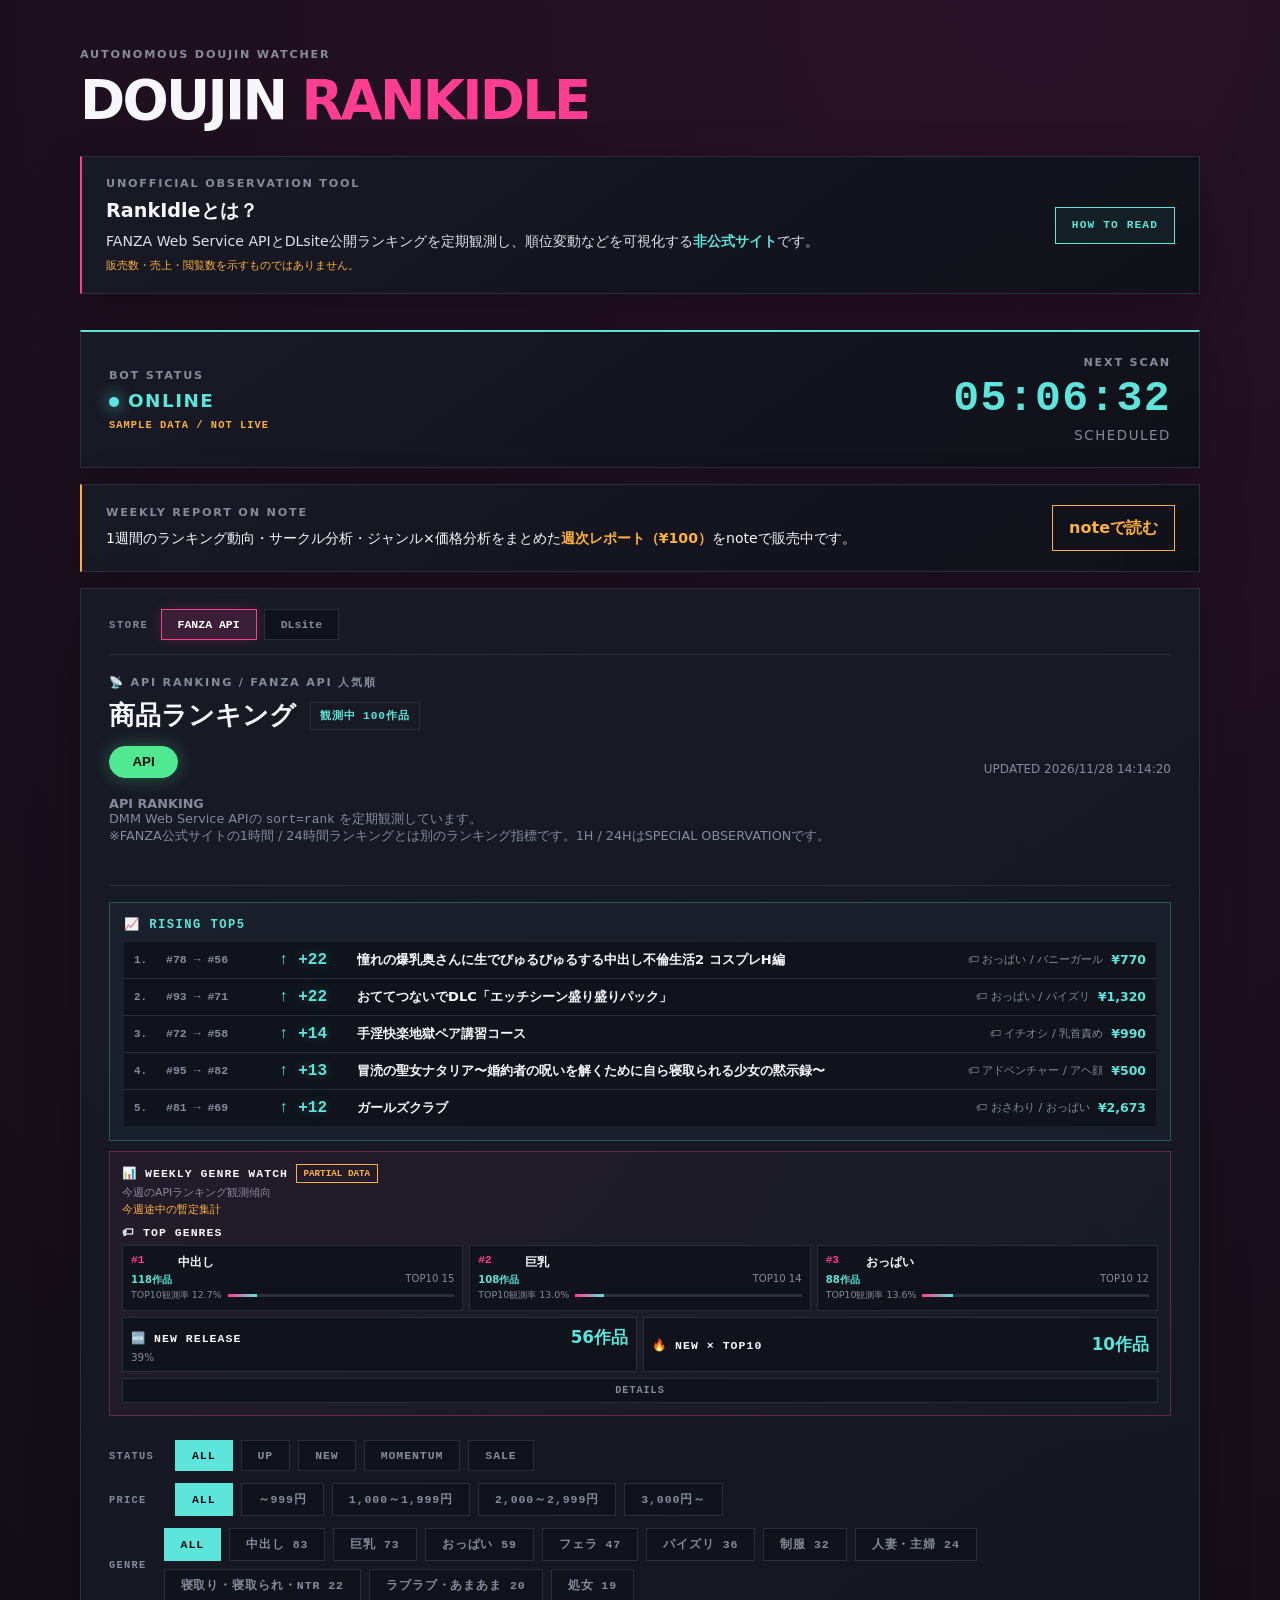
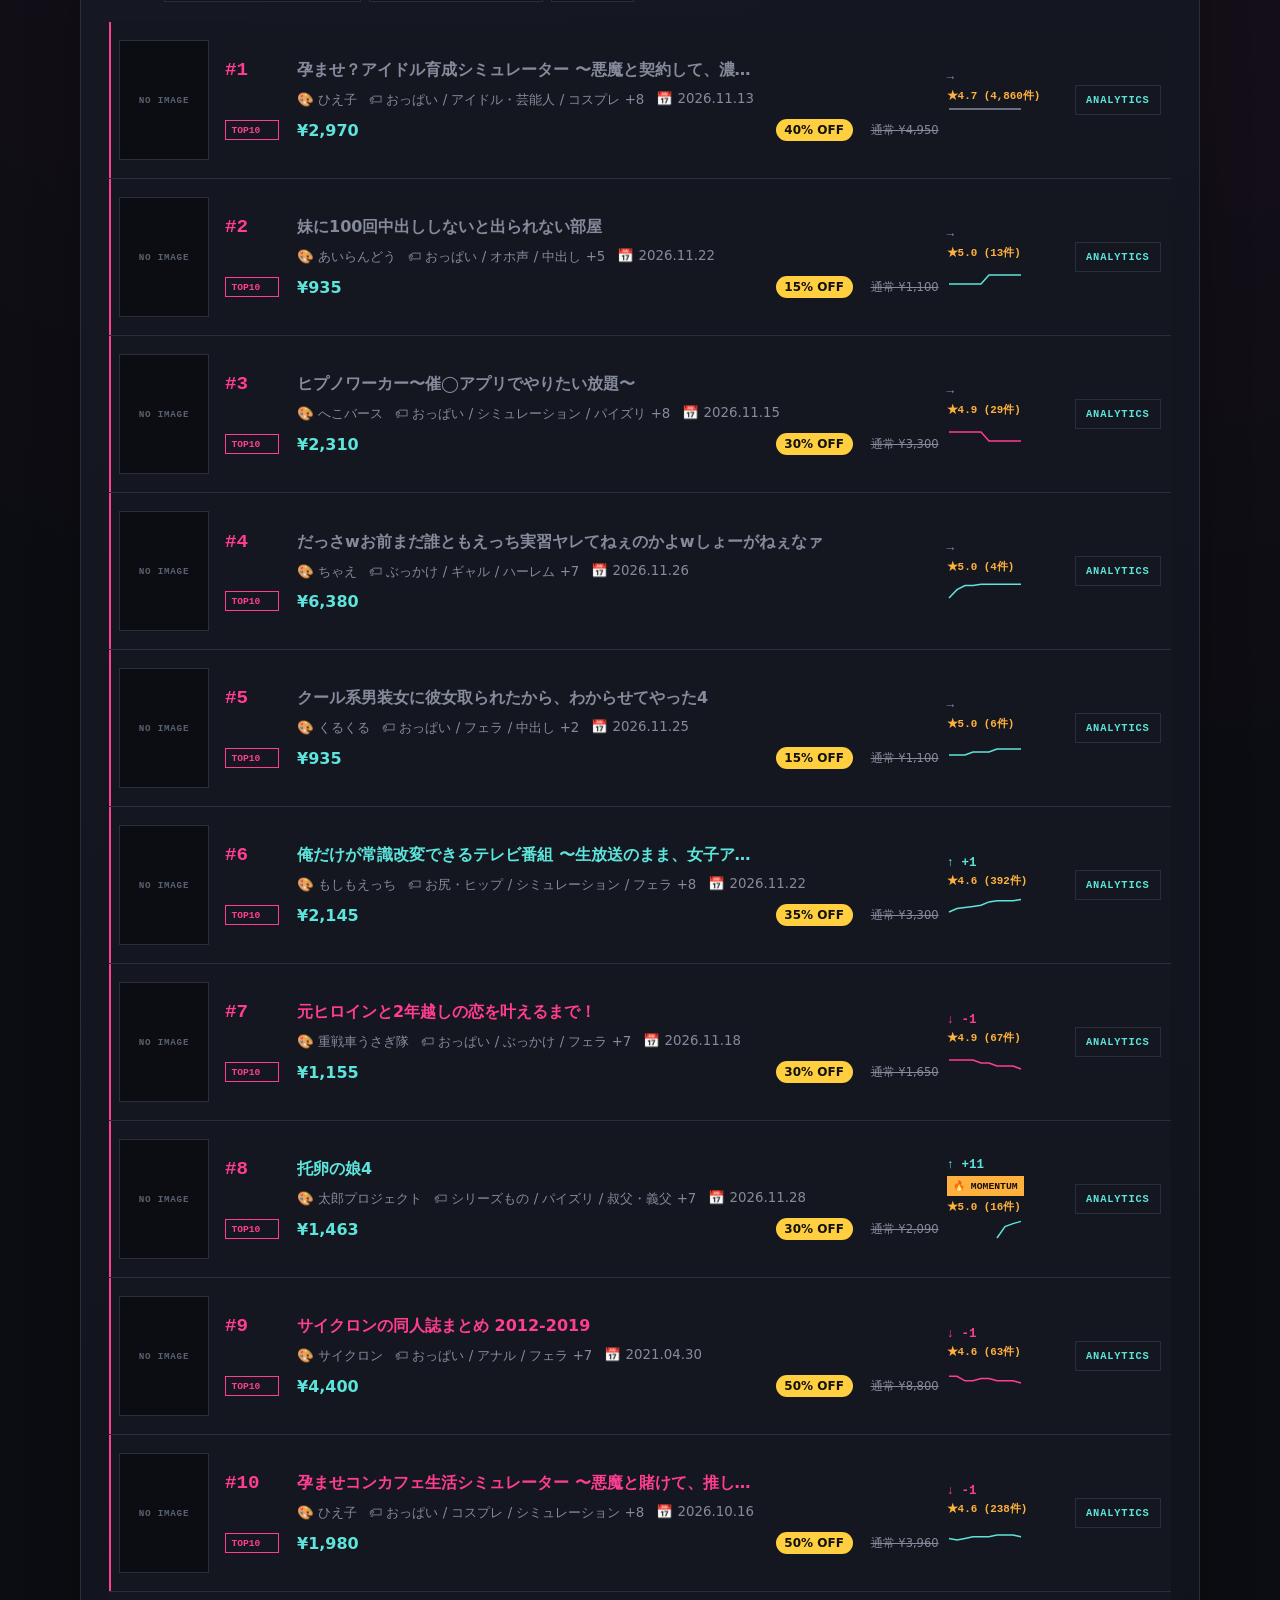
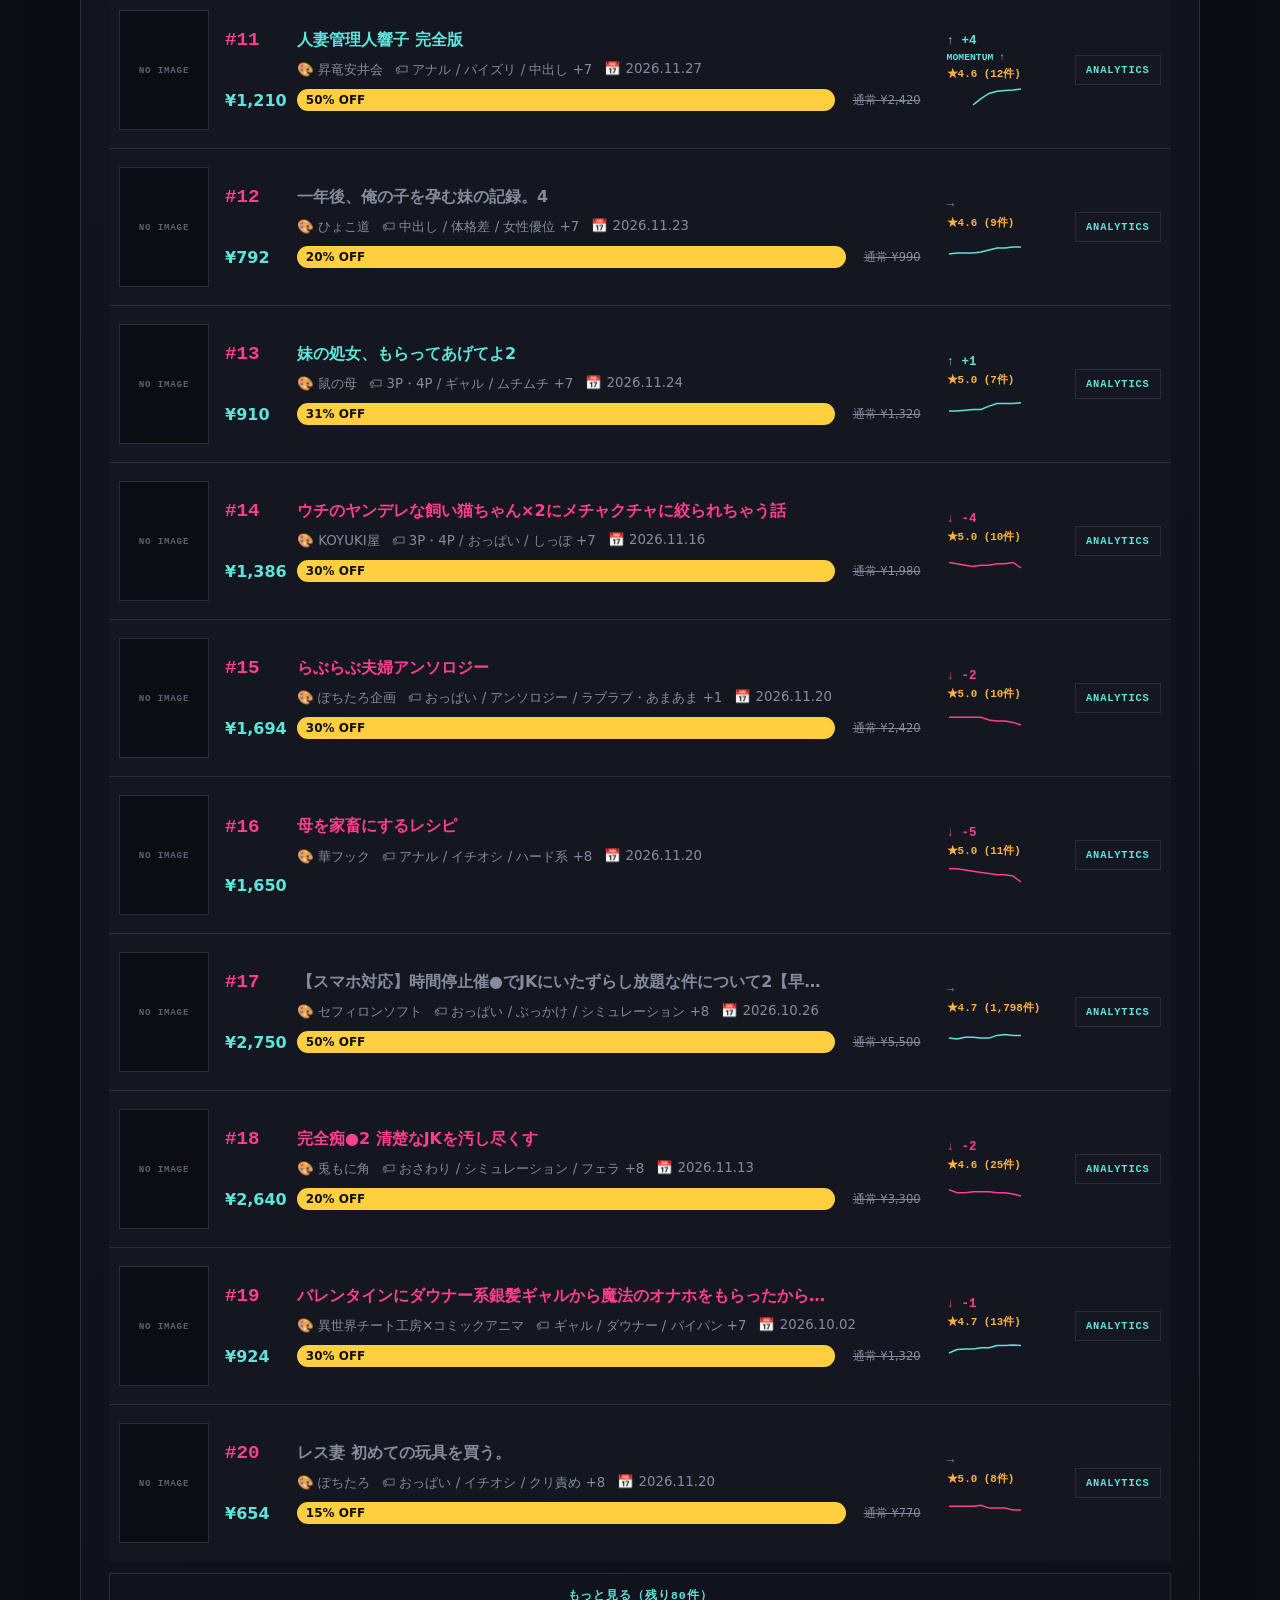
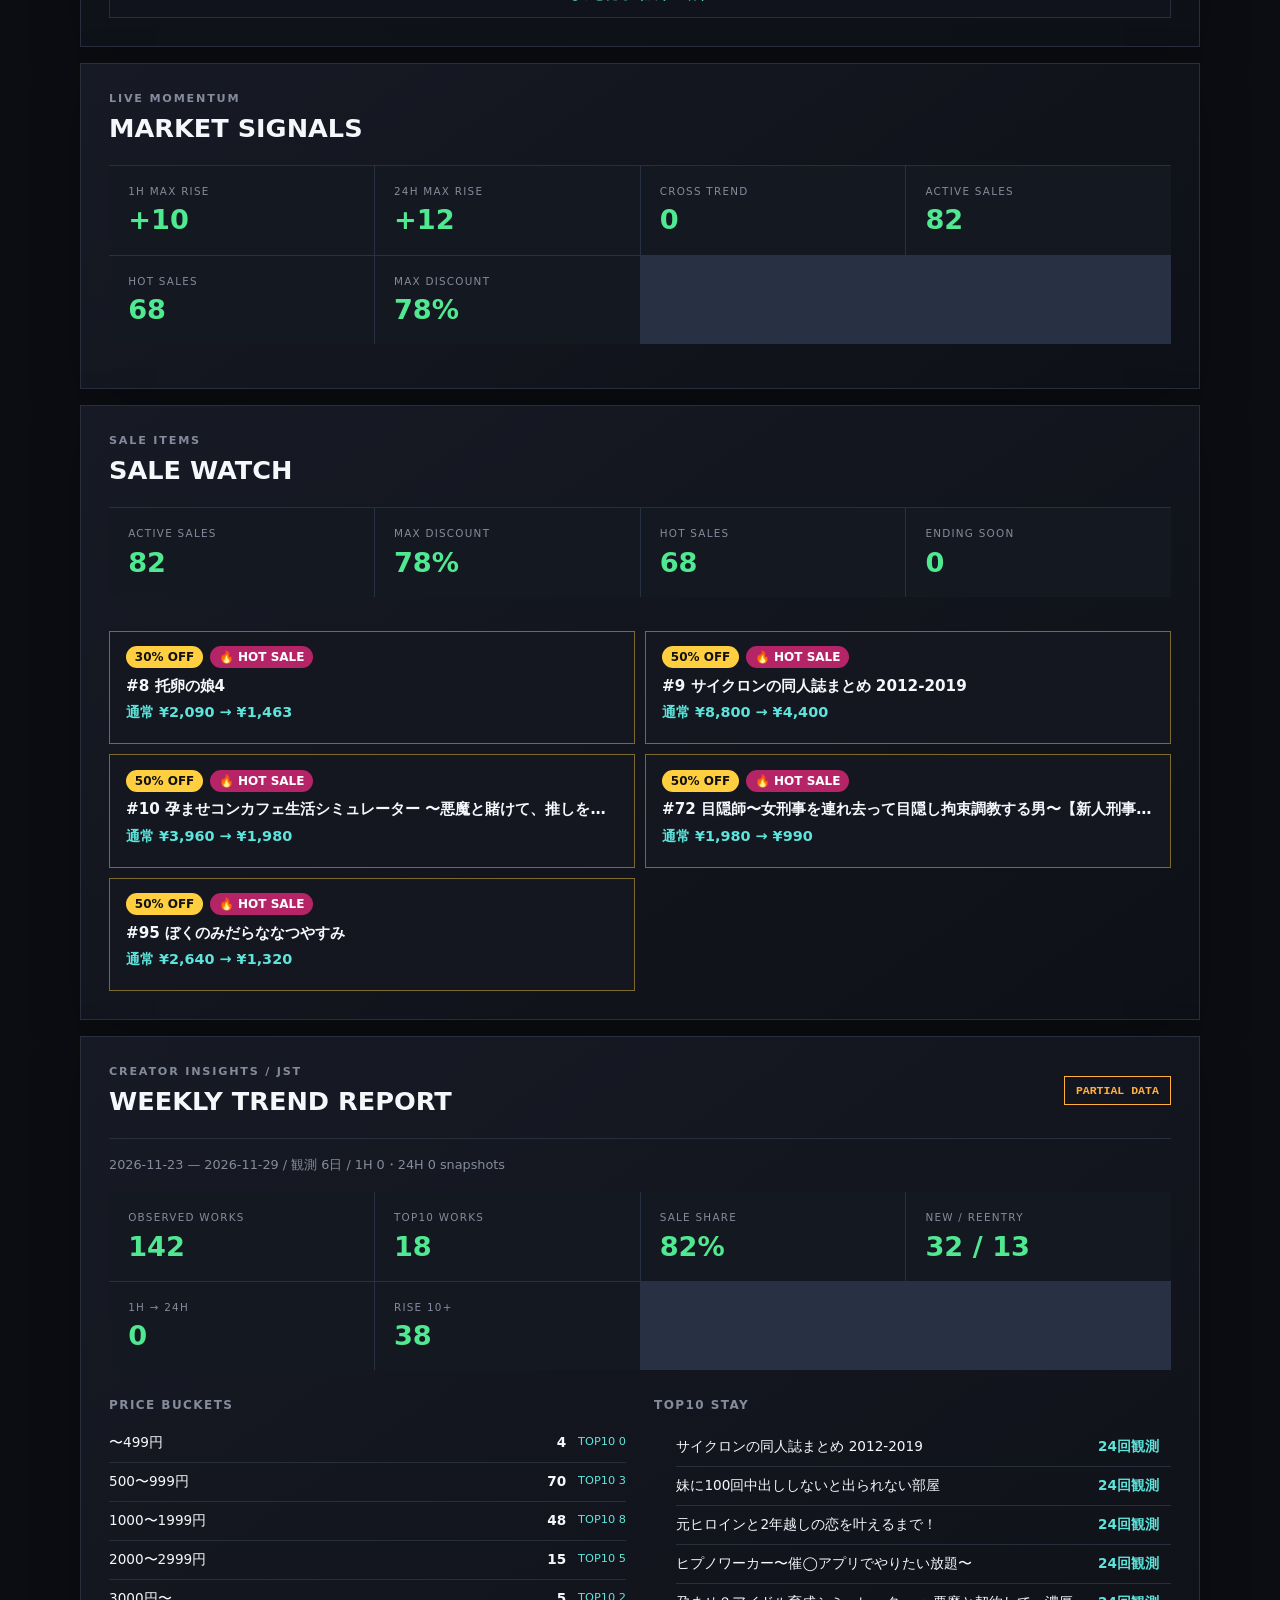
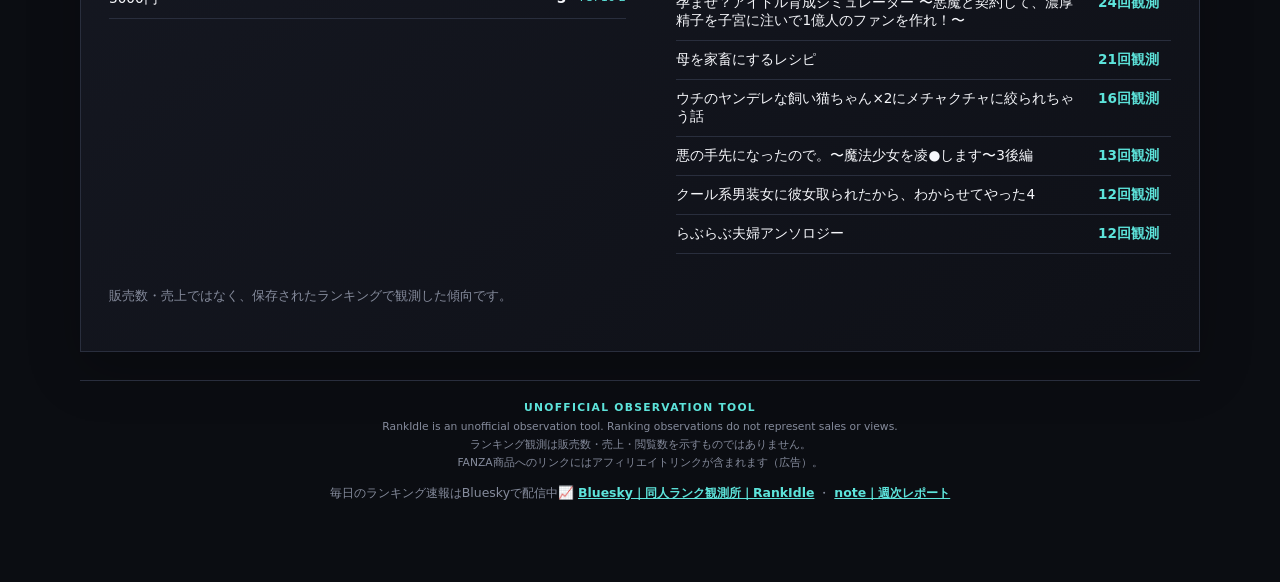
<file: docs/index.html>
<!doctype html>
<html lang="ja">
<head>
  <meta charset="utf-8"><meta name="viewport" content="width=device-width, initial-scale=1">
  <meta name="theme-color" content="#11131a">
  <meta name="description" content="FANZA Web Service APIランキングを定期観測し、順位変動・ジャンル・価格帯・新作傾向を可視化する非公式ランキング観測サイト。">
  <meta property="og:type" content="website">
  <meta property="og:site_name" content="DOUJIN RANKIDLE">
  <meta property="og:title" content="DOUJIN RANKIDLE｜FANZA同人ランキング観測所">
  <meta property="og:description" content="FANZA Web Service APIランキングを定期観測し、順位変動・ジャンル・価格帯・新作傾向を可視化する非公式ランキング観測サイト。">
  <meta property="og:url" content="https://doujin-rankldle.kawahara-musiku.workers.dev/">
  <meta property="og:image" content="https://rankidle-og.kawahara-musiku.workers.dev/og-image.png">
  <meta property="og:image:width" content="1200">
  <meta property="og:image:height" content="630">
  <meta name="twitter:card" content="summary_large_image">
  <meta name="twitter:title" content="DOUJIN RANKIDLE｜FANZA同人ランキング観測所">
  <meta name="twitter:description" content="FANZA Web Service APIランキングを定期観測し、順位変動・ジャンル・価格帯・新作傾向を可視化する非公式ランキング観測サイト。">
  <meta name="twitter:image" content="https://rankidle-og.kawahara-musiku.workers.dev/og-image.png">
  <title>DOUJIN RANKIDLE</title>
  <link rel="stylesheet" href="style.css">
</head>
<body>
  <main class="shell">
    <header>
      <div><p class="eyebrow">AUTONOMOUS DOUJIN WATCHER</p><h1>DOUJIN <span>RANKIDLE</span></h1></div>
    </header>

    <section class="onboarding panel" aria-labelledby="onboardingTitle">
      <div class="onboarding-summary">
        <div>
          <p class="eyebrow">UNOFFICIAL OBSERVATION TOOL</p>
          <h2 id="onboardingTitle">RankIdleとは？</h2>
          <p>FANZA Web Service APIとDLsite公開ランキングを定期観測し、順位変動などを可視化する<strong>非公式サイト</strong>です。</p>
          <small>販売数・売上・閲覧数を示すものではありません。</small>
        </div>
        <button id="onboardingToggle" class="onboarding-toggle" type="button" aria-expanded="false" aria-controls="onboardingGuide">HOW TO READ</button>
      </div>
      <div id="onboardingGuide" class="onboarding-guide" aria-hidden="true" hidden>
        <div class="guide-intro">
          <p><strong>API RANKING</strong> — FANZA Web Service APIの <code>sort=rank</code> を定期観測。FANZA公式サイトの1時間 / 24時間ランキングとは別の観測値です。</p>
        </div>
        <div class="term-grid">
          <article><h3>RISING TOP5</h3><p>前回観測から順位が上昇した作品を、上昇幅順に最大5件表示。NEW / REENTRYは単純比較できないため含みません。</p></article>
          <article><h3>UP / DOWN / STAY</h3><p><b>UP</b> 順位上昇　<b>DOWN</b> 順位下降　<b>STAY</b> 変化なし。いずれも前回観測との比較です。</p></article>
          <article><h3>NEW</h3><p>RankIdleのAPI観測上、今回初めて観測された作品。発売直後という意味ではありません。</p></article>
          <article><h3>REENTRY</h3><p>一度観測外になった後、再びランキング内で観測された作品です。</p></article>
          <article><h3>NEW RELEASE</h3><p><code>release_date</code>をもとにした発売7日以内の作品。ランキングstatusのNEWとは別です。</p></article>
          <article><h3>MOMENTUM</h3><p>直近複数回の観測で継続して順位が上昇している場合に表示。売上増加を意味しません。</p></article>
        <article><h3>RANK SPARKLINE</h3><p>商品ごとの直近10回の順位推移を小さな折れ線で表示。右上がり（シアン）は順位上昇、右下がり（ピンク）は順位下降。途切れている部分は観測外だった回です。</p></article>
          <article><h3>SALE / % OFF</h3><p>DMM APIの価格情報でセール中と判定された作品です。% OFFは通常価格との割引率で、取り消し線の価格が通常価格です。</p></article>
          <article><h3>REVIEW ★</h3><p>商品ごとの★評価とレビュー件数（DMM APIのレビュー情報）。レビューがない作品には表示されません。</p></article>
          <article><h3>TOP10観測率</h3><p>週次観測期間中、対象ジャンル作品のうちTOP10で観測された作品数の比率。販売率・購入率ではありません。</p></article>
          <article><h3>WEEKLY GENRE WATCH</h3><p>保存したAPIランキングsnapshotから、ジャンル、新作比率、TOP10観測数、ジャンル別価格中央値などを集計します。</p></article>
          <article><h3>PRICE</h3><p>DMM/FANZA APIから取得した商品価格。価格中央値は観測作品の価格中央値です。</p></article>
          <article><h3>DLSITE RANKING</h3><p>DLsiteの公開ランキングTOP20を定期観測しています。UP / DOWN / STAYは前回観測との順位差、NEWは初観測、REENTRYは一度TOP20外になった後の再登場です。FANZA APIランキングとは別の観測ソースです。</p></article>
        </div>
        <aside class="guide-notice" aria-label="ランキング観測データについての注意">
          <strong>NOTICE</strong>
          <p>RankIdleが扱うのはランキング観測データです。販売数・売上・閲覧数・購入率は取得、表示していません。「売れている」「人気が高い」「このジャンルなら売れる」ことを示すものではありません。</p>
        </aside>
        <button id="onboardingClose" class="onboarding-close" type="button">HIDE GUIDE</button>
      </div>
    </section>

    <section class="status-panel panel">
      <div><p class="label">BOT STATUS</p><p class="online" id="botStatus"><i></i><span>CHECKING</span></p><p class="demo-note" id="demoNote">SAMPLE DATA / NOT LIVE</p></div>
      <div class="scan"><p class="label">NEXT SCAN</p><strong id="countdown">--:--:--</strong><small id="scanState">SCHEDULED</small></div>
    </section>

    <section class="note-banner panel">
      <div>
        <p class="eyebrow">WEEKLY REPORT ON NOTE</p>
        <p>1週間のランキング動向・サークル分析・ジャンル×価格分析をまとめた<strong>週次レポート（¥100）</strong>をnoteで販売中です。</p>
      </div>
      <a class="note-banner-link" href="https://note.com/doujinrankidle/n/n4b395b0dba93" target="_blank" rel="noopener">noteで読む</a>
    </section>

    <section class="products panel">
      <nav class="store-switch" aria-label="ストア切り替え"><span>STORE</span><button type="button" data-store="fanza" class="active" aria-pressed="true">FANZA API</button><button type="button" data-store="dlsite" aria-pressed="false">DLsite</button></nav>
      <div class="section-title"><div><p class="eyebrow" id="trendLabel">📡 API RANKING / FANZA API 人気順</p><div class="ranking-heading"><h2>商品ランキング</h2><div class="ranking-counts"><strong id="observedCount" class="observed-count">観測中 0作品</strong><small id="filteredCount" class="filtered-count" hidden>FILTERED 0</small></div></div><div class="ranking-tabs"><button data-ranking="api" class="active">API</button><button data-ranking="1h" hidden>1H</button><button data-ranking="24h" hidden>24H</button></div><p class="weekly-note"><strong>API RANKING</strong><br>DMM Web Service APIの <code>sort=rank</code> を定期観測しています。<br>※FANZA公式サイトの1時間 / 24時間ランキングとは別のランキング指標です。1H / 24HはSPECIAL OBSERVATIONです。</p></div><span id="updatedAt">未取得</span></div>
      <section id="dlsiteIntro" class="dlsite-intro" hidden><p>DLsite公開ランキングTOP20を定期観測しています。順位変動はRankIdleが前回snapshotとの差から算出しています。</p><strong>販売数・売上・閲覧数を示すものではありません。</strong><div class="dlsite-summary"><span><small>LAST SCAN</small><b id="dlsiteLastScan">--:--</b></span><span><small>ITEMS</small><b id="dlsiteItems">0</b></span><span><small>STATUS</small><b id="dlsiteStatus">CHECKING</b></span></div></section>
      <section id="risingSection" class="rising-section" aria-labelledby="risingHeading"><h3 id="risingHeading">📈 RISING TOP5</h3><div id="risingList" class="rising-list"><p class="rising-empty">まだ急上昇データはないよ。次の観測を待ってね📡</p></div></section>
      <section id="weeklyGenreWatch" class="weekly-genre-watch" aria-labelledby="weeklyGenreHeading">
        <div class="genre-watch-head"><div><div class="genre-watch-title"><h3 id="weeklyGenreHeading">📊 WEEKLY GENRE WATCH</h3><b id="weeklyGenreStatus" class="weekly-status partial" hidden>PARTIAL DATA</b></div><p>今週のAPIランキング観測傾向</p></div></div>
        <p id="weeklyGenrePartial" class="genre-watch-partial" hidden>今週途中の暫定集計</p>
        <div id="weeklyGenreContent"><p class="genre-watch-empty">まだ週次データがないよ。<br>観測データが溜まるのを待ってね📡</p></div>
        <button id="weeklyGenreDetailsButton" class="genre-watch-details-button" type="button" aria-expanded="false" hidden>DETAILS</button>
        <div id="weeklyGenreDetails" class="genre-watch-details" hidden>
          <div class="genre-watch-detail-genres"><h4>🏷 TOP GENRES #4–#10</h4><div id="weeklyGenreDetailList" class="genre-watch-list detail-list"></div></div>
          <div class="genre-watch-detail-columns"><div><h4>💴 GENRE PRICE MEDIAN</h4><div id="weeklyGenrePrices"></div></div><div><h4>METADATA COVERAGE</h4><div id="weeklyGenreCoverage"></div></div></div>
          <div class="genre-watch-time"><span id="weeklyGenrePeriod"></span><small id="weeklyGenreUpdated"></small></div>
          <p id="weeklyGenreMethodology" class="genre-watch-methodology">※RankIdleが保存したFANZA APIランキング観測データによる集計です。<br>販売数・売上を示すものではありません。</p>
        </div>
      </section>
      <div id="apiFilters" class="api-filter-groups"><div class="filter-group"><span>STATUS</span><div class="ranking-filters" aria-label="APIランキングステータスフィルター"><button type="button" data-api-filter="all" class="active">ALL</button><button type="button" data-api-filter="up">UP</button><button type="button" data-api-filter="new">NEW</button><button type="button" data-api-filter="momentum">MOMENTUM</button><button type="button" data-api-filter="sale">SALE</button></div></div><div class="filter-group"><span>PRICE</span><div class="ranking-filters price-filters" aria-label="APIランキング価格帯フィルター"><button type="button" data-api-price-filter="all" class="active">ALL</button><button type="button" data-api-price-filter="under1000">～999円</button><button type="button" data-api-price-filter="1000to1999">1,000～1,999円</button><button type="button" data-api-price-filter="2000to2999">2,000～2,999円</button><button type="button" data-api-price-filter="3000plus">3,000円～</button></div></div><div class="filter-group"><span>GENRE</span><div id="apiGenreFilters" class="ranking-filters genre-filters" aria-label="APIランキングジャンルフィルター"></div></div></div>
      <div id="dlsiteFilters" class="api-filter-groups" hidden><div class="filter-group"><span>STATUS</span><div class="ranking-filters" aria-label="DLsiteランキングステータスフィルター"><button type="button" data-dlsite-filter="all" class="active">ALL</button><button type="button" data-dlsite-filter="up">UP</button><button type="button" data-dlsite-filter="down">DOWN</button><button type="button" data-dlsite-filter="stay">STAY</button><button type="button" data-dlsite-filter="new">NEW</button><button type="button" data-dlsite-filter="reentry">REENTRY</button></div></div><div class="filter-group"><span>PRICE</span><div class="ranking-filters price-filters"><button type="button" data-dlsite-price="all" class="active">ALL</button><button type="button" data-dlsite-price="under1000">≤999</button><button type="button" data-dlsite-price="1000to1999">1000–1999</button><button type="button" data-dlsite-price="2000to2999">2000–2999</button><button type="button" data-dlsite-price="3000plus">3000+</button></div></div></div>
      <div id="productList" class="product-list"><p class="empty">データをロード中...</p></div>
      <button id="rankingMore" class="ranking-more" type="button">もっと見る（21〜100位）</button>
    </section>
    <section class="panel game-section"><div class="section-title"><div><p class="eyebrow">LIVE MOMENTUM</p><h2>MARKET SIGNALS</h2></div></div><div id="marketSignals" class="metrics signals"></div></section>
    <section class="panel game-section sale-watch"><div class="section-title"><div><p class="eyebrow">SALE ITEMS</p><h2>SALE WATCH</h2></div></div><div id="saleMetrics" class="metrics signals"></div><div id="saleList" class="sale-list"><p class="empty">セール情報はまだないよ。</p></div></section>
    <section class="panel game-section weekly-report"><div class="section-title"><div><p class="eyebrow">CREATOR INSIGHTS / JST</p><h2>WEEKLY TREND REPORT</h2></div><b id="weeklyStatus" class="weekly-status">LOADING</b></div><p id="weeklyPeriod" class="weekly-period"></p><div id="weeklyMetrics" class="metrics signals"></div><div class="weekly-columns"><div><h3>PRICE BUCKETS</h3><div id="weeklyPrices"></div></div><div><h3>TOP10 STAY</h3><ol id="weeklyStays"></ol></div></div><p class="weekly-note">販売数・売上ではなく、保存されたランキングで観測した傾向です。</p></section>

    <footer><strong>UNOFFICIAL OBSERVATION TOOL</strong><br>RankIdle is an unofficial observation tool. Ranking observations do not represent sales or views.<br>ランキング観測は販売数・売上・閲覧数を示すものではありません。<br>FANZA商品へのリンクにはアフィリエイトリンクが含まれます（広告）。<p class="follow-links">毎日のランキング速報はBlueskyで配信中📈 <a href="https://bsky.app/profile/doujinrankidle.bsky.social" target="_blank" rel="noopener">Bluesky｜同人ランク観測所｜RankIdle</a> ・ <a href="https://note.com/doujinrankidle" target="_blank" rel="noopener">note｜週次レポート</a></p></footer>
  </main>
  <script src="app.js" defer></script>
</body>
</html>
</file>
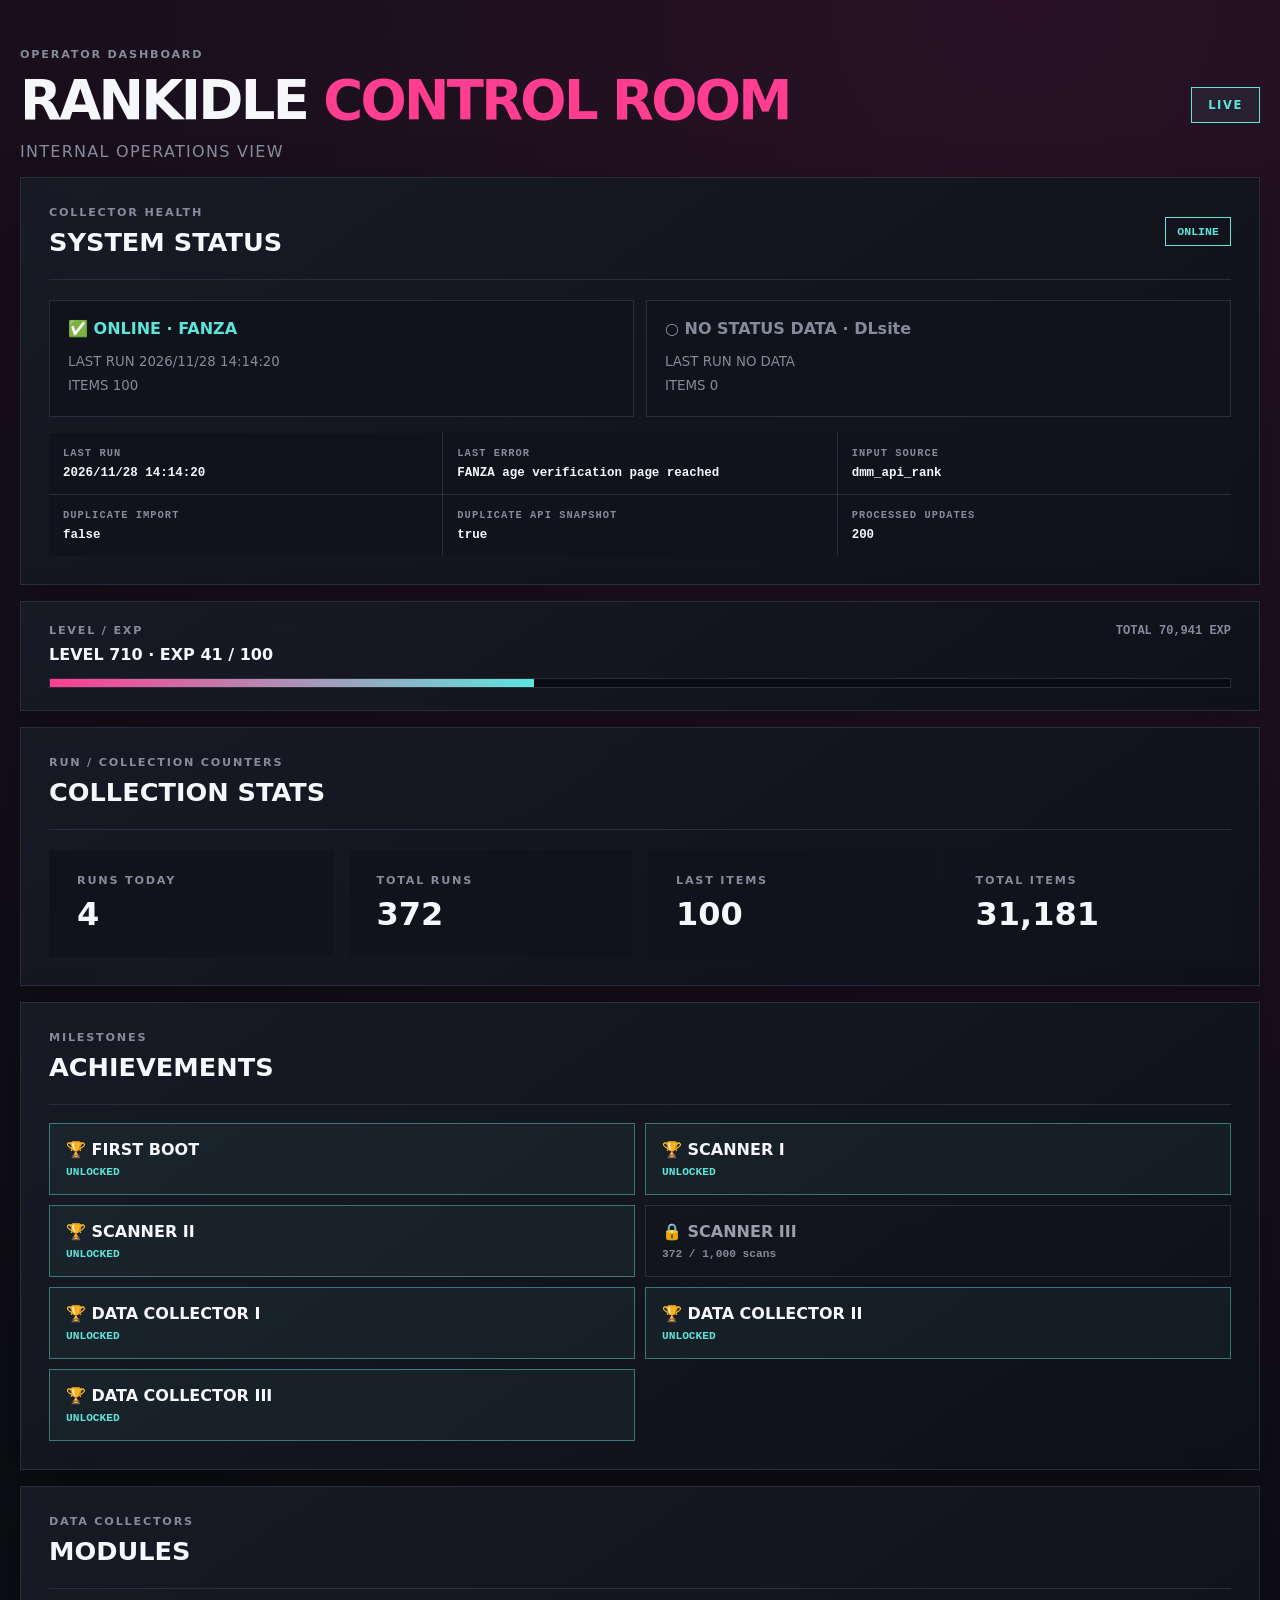
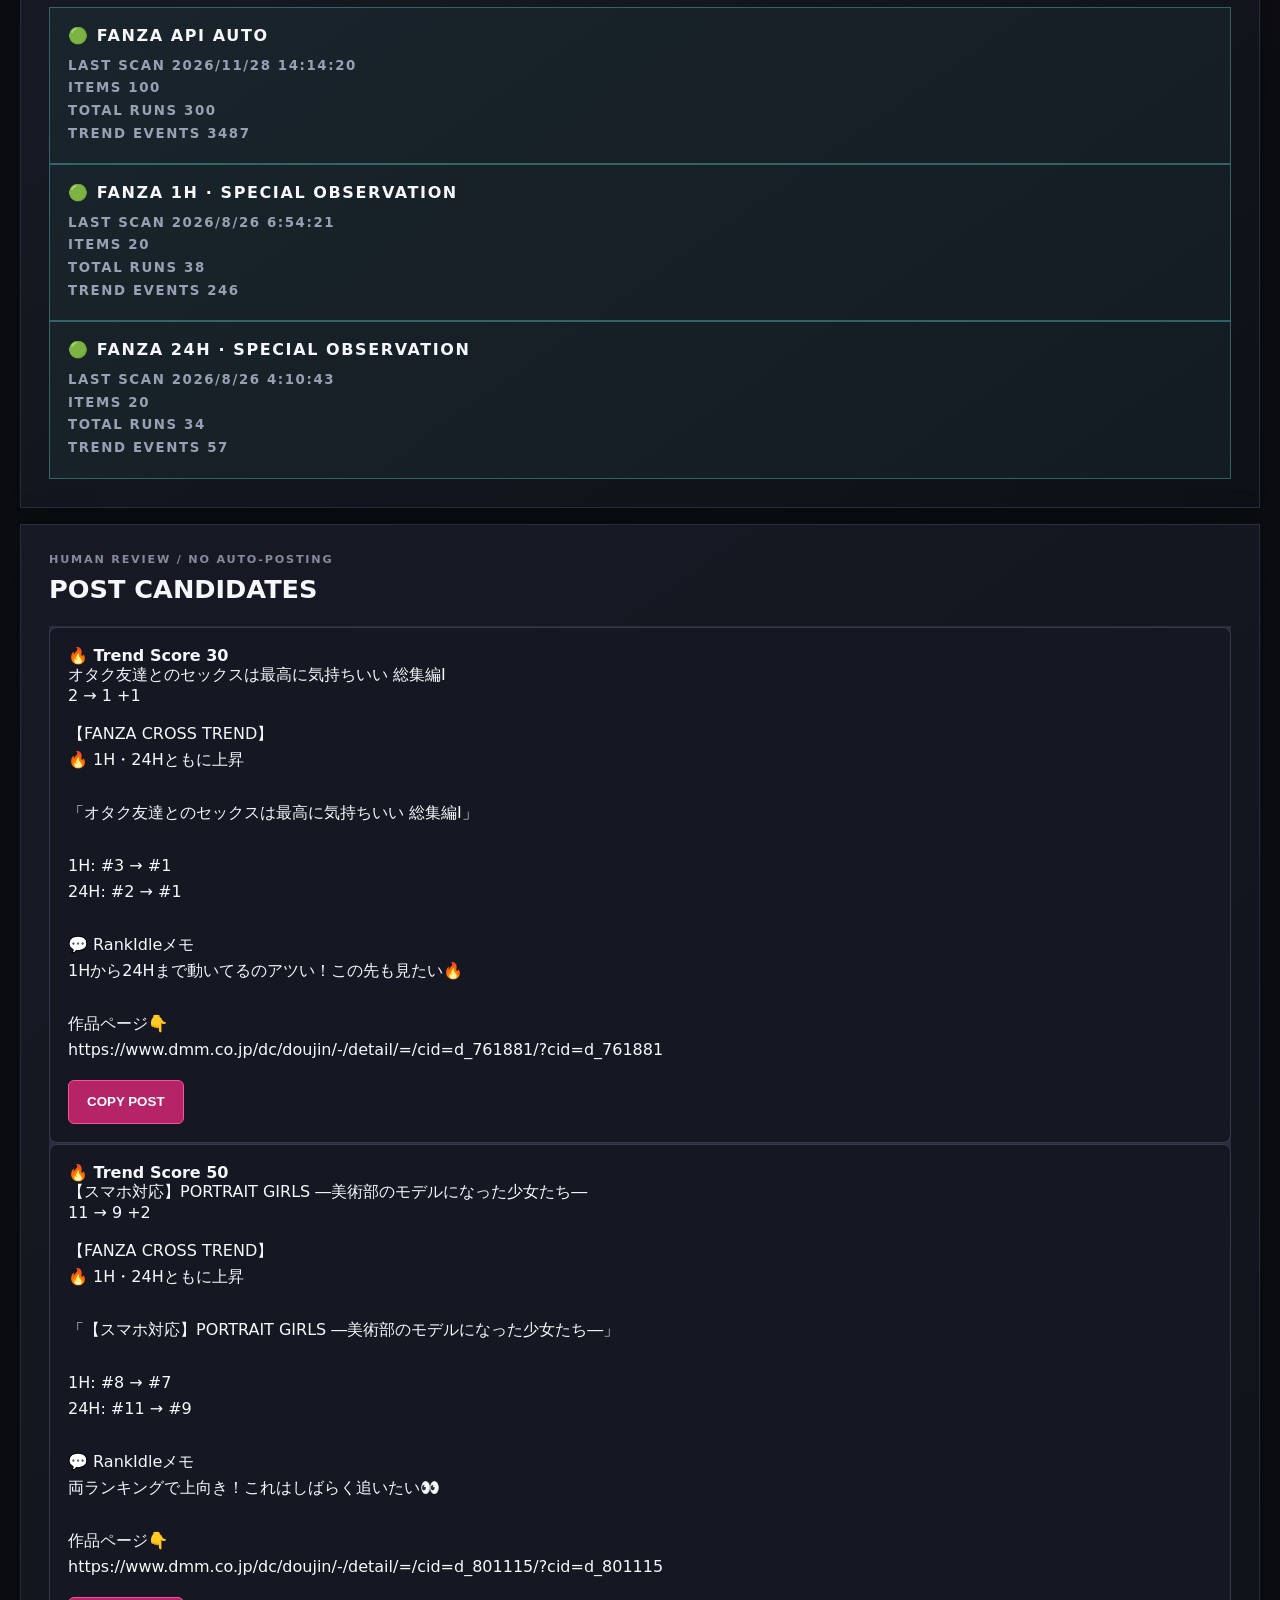
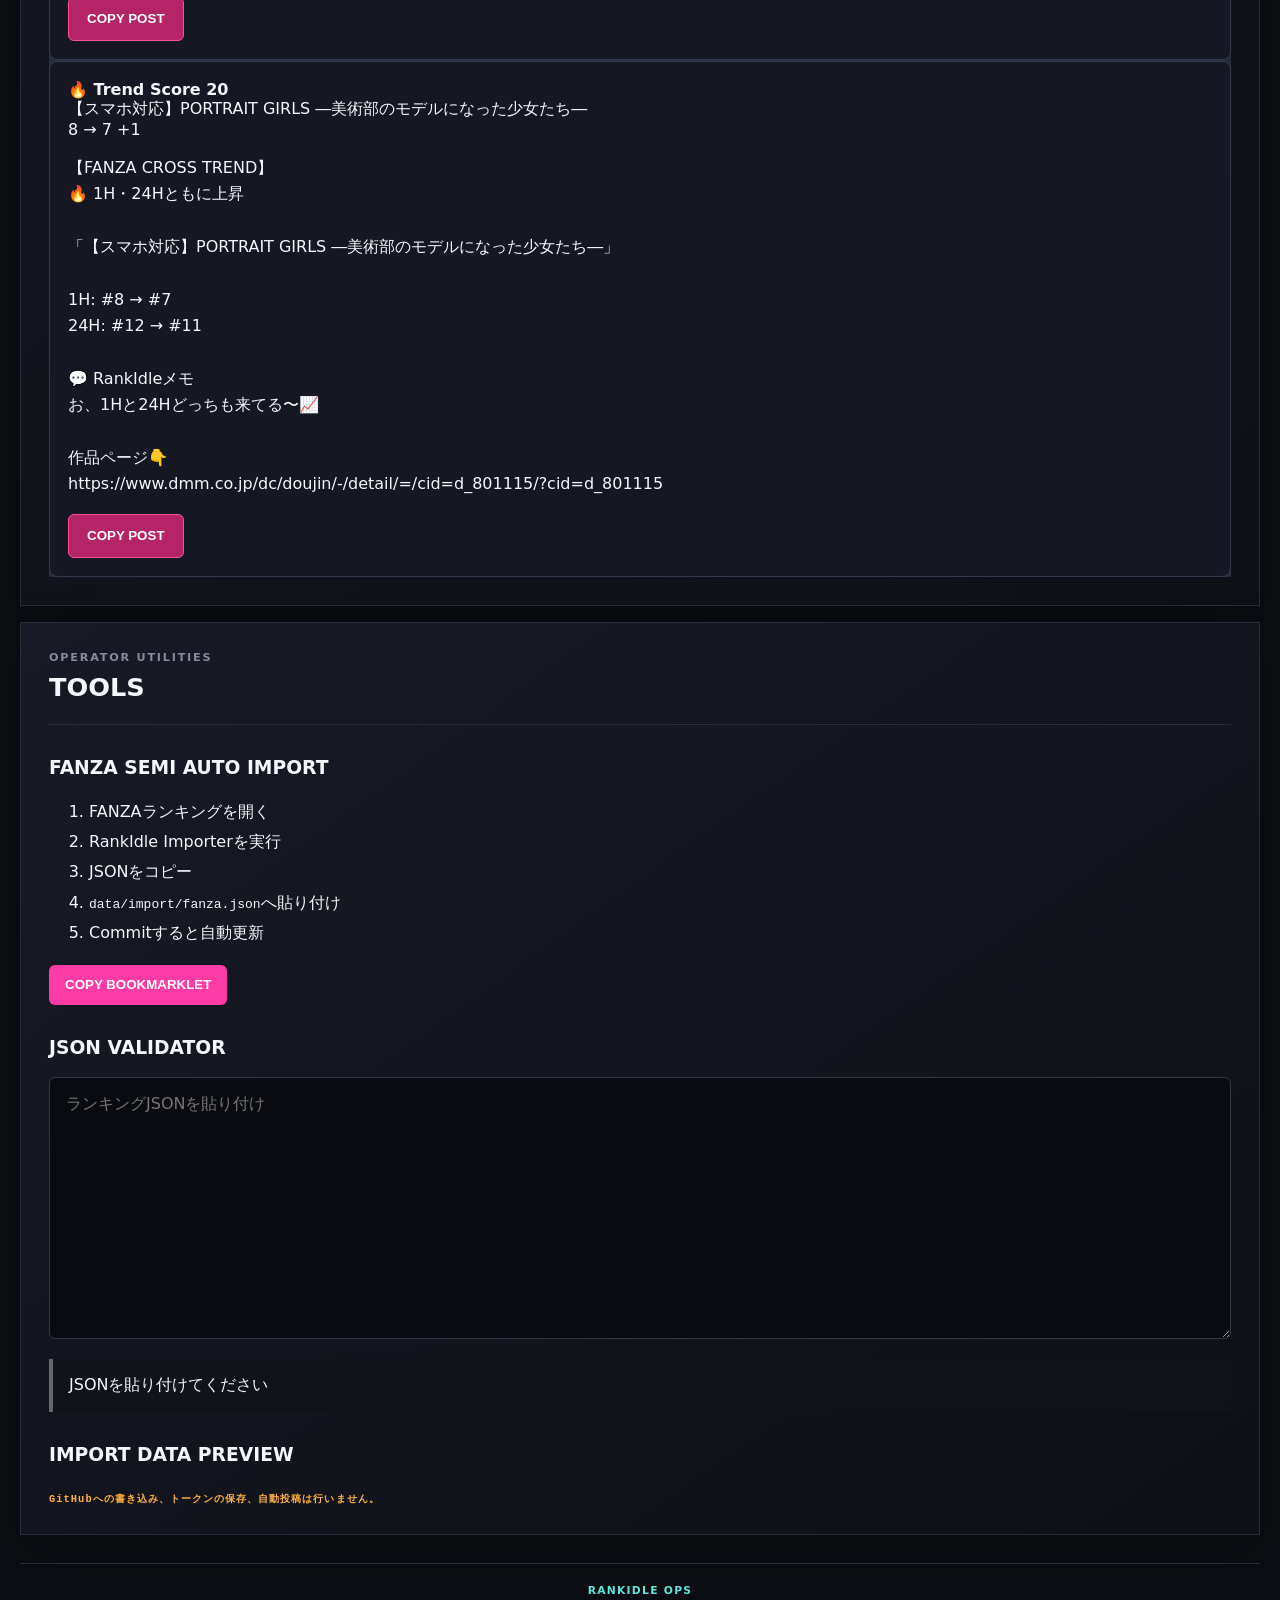
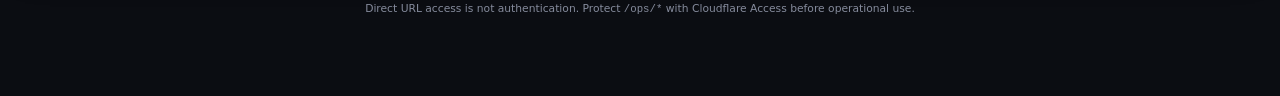
<file: docs/ops/index.html>
<!doctype html>
<html lang="ja">
<head>
  <meta charset="utf-8"><meta name="viewport" content="width=device-width, initial-scale=1">
  <meta name="theme-color" content="#11131a">
  <meta name="description" content="RankIdle operator dashboard">
  <title>RANKIDLE CONTROL ROOM</title>
  <link rel="stylesheet" href="../style.css"><link rel="stylesheet" href="../ops.css">
</head>
<body class="ops-page"><main class="shell">
  <header><div><p class="eyebrow">OPERATOR DASHBOARD</p><h1>RANKIDLE <span>CONTROL ROOM</span></h1><p class="bot-level">INTERNAL OPERATIONS VIEW</p></div><div id="modeBadge" class="mode-badge mock">CHECKING</div></header>
  <section class="panel ops-section"><div class="section-title"><div><p class="eyebrow">COLLECTOR HEALTH</p><h2>SYSTEM STATUS</h2></div><b id="systemState" class="weekly-status">LOADING</b></div><div id="collectorStatus" class="collector-grid"></div><dl id="diagnostics" class="diagnostics"></dl></section>
  <section class="exp-panel panel ops-exp"><div><p class="label">LEVEL / EXP</p><strong>LEVEL <span id="level">1</span> · EXP <span id="levelExp">0</span> / <span id="expTarget">100</span></strong></div><span id="totalExp">TOTAL 0 EXP</span><div class="progress"><i id="expBar"></i></div></section>
  <section class="panel ops-section"><div class="section-title"><div><p class="eyebrow">RUN / COLLECTION COUNTERS</p><h2>COLLECTION STATS</h2></div></div><div id="collectionStats" class="metrics ops-metrics"></div></section>
  <section class="panel game-section"><div class="section-title"><div><p class="eyebrow">MILESTONES</p><h2>ACHIEVEMENTS</h2></div></div><div id="achievements" class="achievements"></div></section>
  <section class="panel game-section"><div class="section-title"><div><p class="eyebrow">DATA COLLECTORS</p><h2>MODULES</h2></div></div><div id="modules" class="modules"></div></section>
  <section class="products panel"><div class="section-title"><div><p class="eyebrow">HUMAN REVIEW / NO AUTO-POSTING</p><h2>POST CANDIDATES</h2></div></div><div id="postCandidates" class="product-list"><p class="empty">候補はまだないよ。</p></div></section>
  <section class="panel import-tools ops-section"><div class="section-title"><div><p class="eyebrow">OPERATOR UTILITIES</p><h2>TOOLS</h2></div></div><h3>FANZA SEMI AUTO IMPORT</h3><ol><li>FANZAランキングを開く</li><li>RankIdle Importerを実行</li><li>JSONをコピー</li><li><code>data/import/fanza.json</code>へ貼り付け</li><li>Commitすると自動更新</li></ol><button id="copyBookmarklet">COPY BOOKMARKLET</button><small id="bookmarkletResult"></small><h3>JSON VALIDATOR</h3><textarea id="importJson" rows="12" placeholder="ランキングJSONを貼り付け"></textarea><div id="validationResult" class="validation">JSONを貼り付けてください</div><h3>IMPORT DATA PREVIEW</h3><div id="importPreview" class="product-list"></div><p class="demo-note">GitHubへの書き込み、トークンの保存、自動投稿は行いません。</p></section>
  <footer><strong>RANKIDLE OPS</strong><br>Direct URL access is not authentication. Protect <code>/ops/*</code> with Cloudflare Access before operational use.</footer>
</main><script src="../bookmarklet-minifier.js" defer></script><script src="../ops.js" defer></script></body>
</html>
</file>
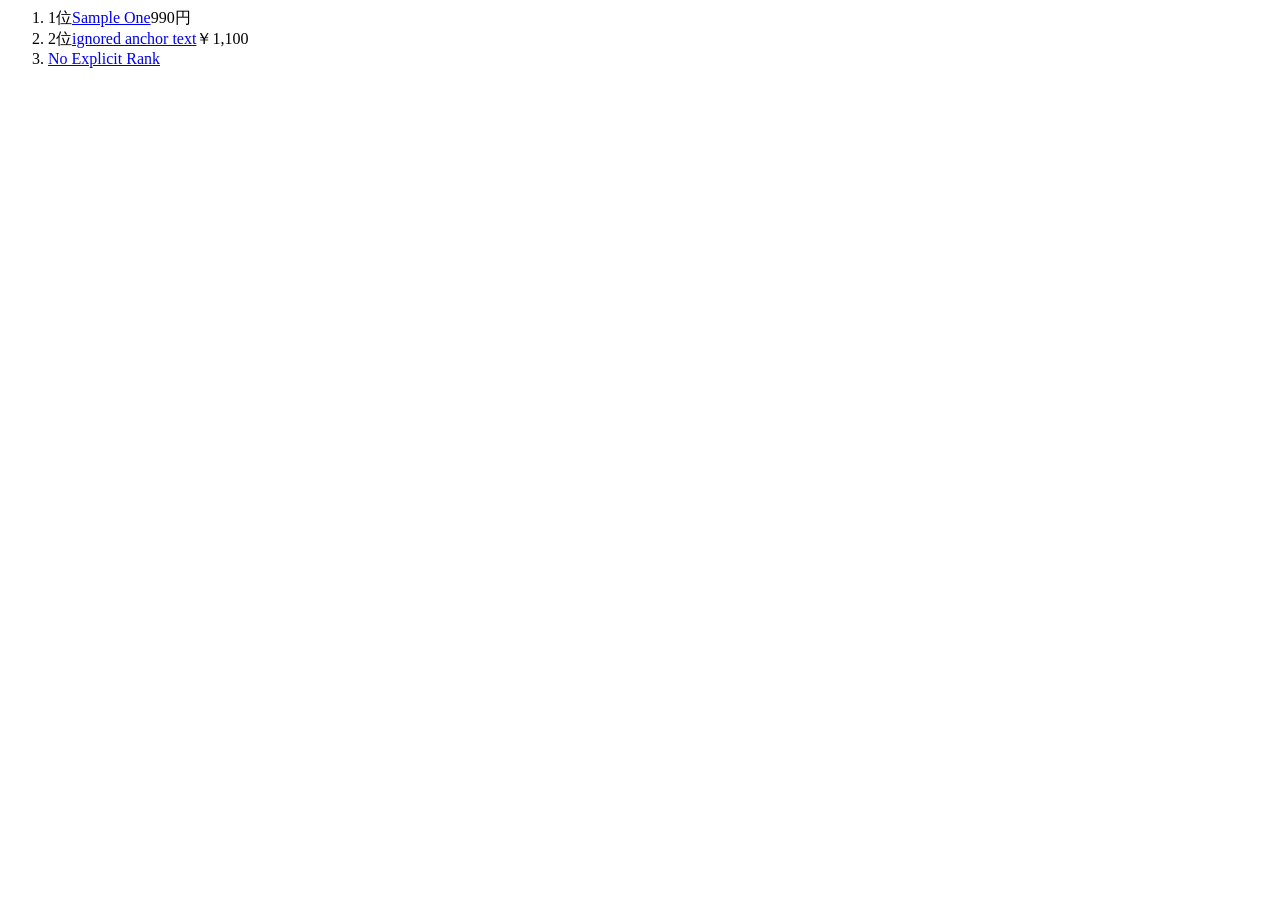
<file: tests/fixtures/dlsite_ranking_probe.html>
<html><body><ol class="ranking-list">
<li class="work_1col" data-rank="1"><span class="rank">1位</span><a class="work_name" href="/maniax/work/=/product_id/RJ123456.html">Sample One</a><span>990円</span></li>
<li class="work_1col"><span class="rank">2位</span><a class="work_name" title="Sample Two" href="https://example.test/books/work/=/product_id/BJ777.html">ignored anchor text</a><span>￥1,100</span></li>
<li class="work_1col"><a class="work_name" href="/pro/work/=/product_id/VJ42.html">No Explicit Rank</a></li>
</ol></body></html>
</file>
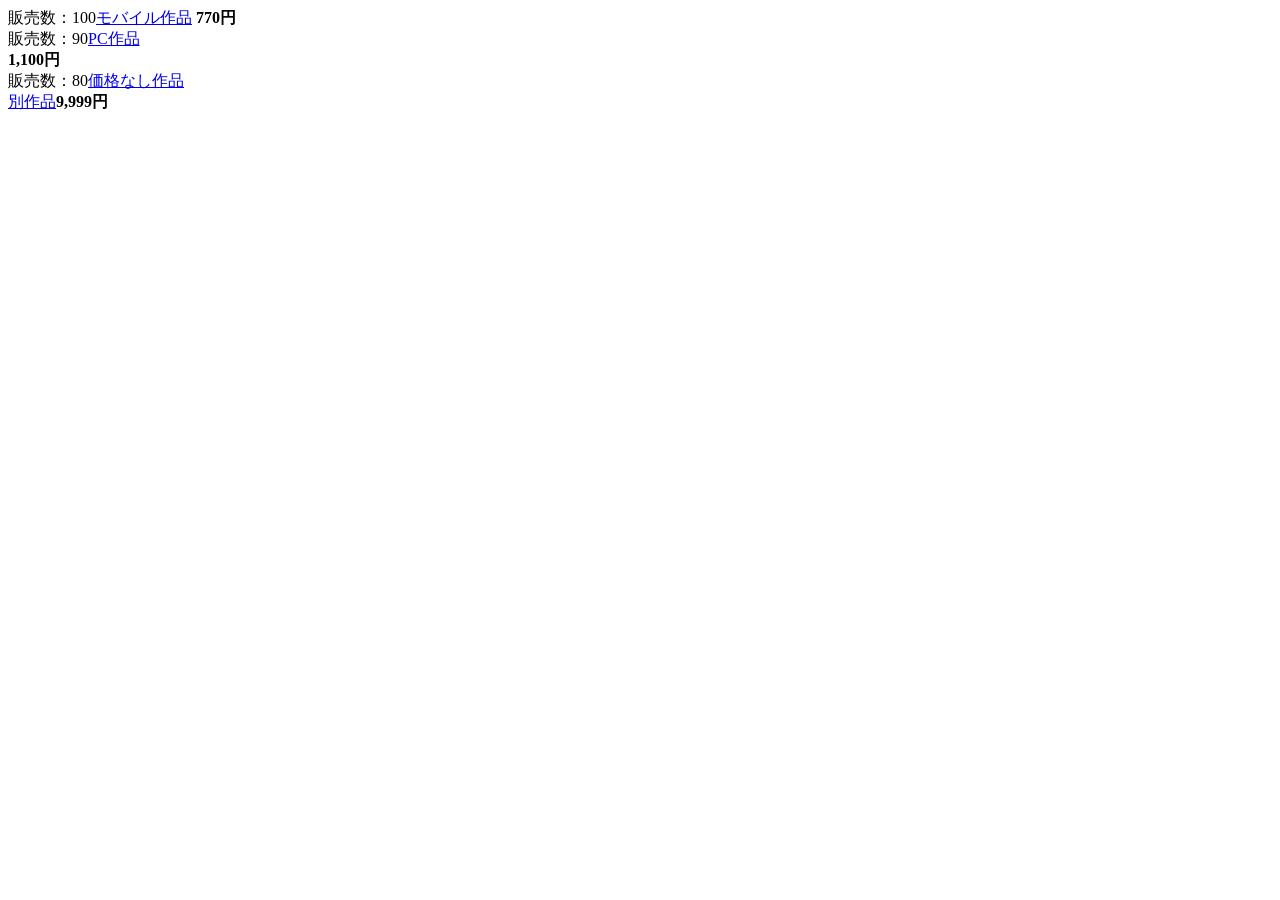
<file: tests/fixtures/fanza_ranking_1h_price_scope.html>
<!doctype html>
<html lang="ja"><head><title>FANZA 1時間ランキング</title></head><body>
  <section class="ranking-list">
    <!-- Mobile: price is already inside the confirmed card. -->
    <article class="product"><div class="ranking-card" data-rank="1">
      <span>販売数：100</span><a href="/dc/doujin/-/detail/=/cid=d_mobile_price/">モバイル作品</a>
      <strong>770円</strong>
    </div></article>
    <!-- PC: the price is a sibling of the card in a one-product wrapper. -->
    <article class="product"><div class="ranking-card" data-rank="2">
      <span>販売数：90</span><a href="/dc/doujin/-/detail/=/cid=d_pc_price/">PC作品</a>
    </div><strong class="price">1,100円</strong></article>
    <!-- This shared parent has two CIDs; neither price may cross that boundary. -->
    <section class="unsafe-multi-product"><div class="ranking-card" data-rank="3">
      <span>販売数：80</span><a href="/dc/doujin/-/detail/=/cid=d_no_price/">価格なし作品</a>
    </div><div class="other-product">
      <a href="/dc/doujin/-/detail/=/cid=d_other_price/">別作品</a><strong>9,999円</strong>
    </div></section>
  </section>
</body></html>
</file>
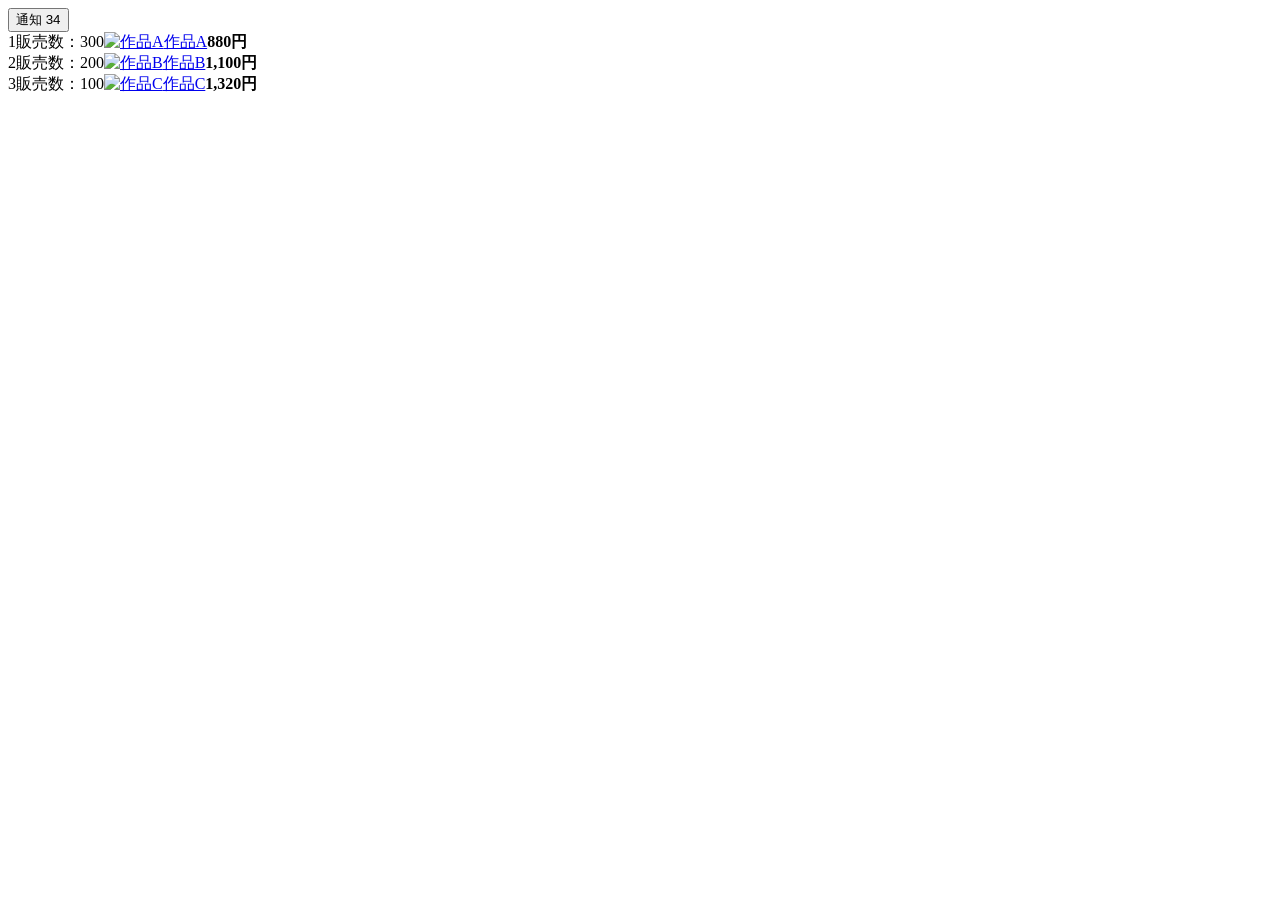
<file: tests/fixtures/fanza_ranking_notification_badge.html>
<!doctype html>
<html lang="ja"><body>
  <header><button class="notification">通知 <span class="badge">34</span></button></header>
  <main class="ranking-products">
    <article class="product"><span class="rank">1</span><span>販売数：300</span><a href="/dc/doujin/-/detail/=/cid=d_badge001/"><img alt="作品A"></a><a href="/dc/doujin/-/detail/=/cid=d_badge001/">作品A</a><strong>880円</strong></article>
    <article class="product"><span class="rank">2</span><span>販売数：200</span><a href="/dc/doujin/-/detail/=/cid=d_badge002/"><img alt="作品B"></a><a href="/dc/doujin/-/detail/=/cid=d_badge002/">作品B</a><strong>1,100円</strong></article>
    <article class="product"><span class="rank">3</span><span>販売数：100</span><a href="/dc/doujin/-/detail/=/cid=d_badge003/"><img alt="作品C"></a><a href="/dc/doujin/-/detail/=/cid=d_badge003/">作品C</a><strong>1,320円</strong></article>
  </main>
</body></html>
</file>
<file: docs/style.css>
:root { color-scheme:dark; --bg:#0b0d12; --panel:#141720; --line:#292e3d; --pink:#ff3d91; --cyan:#5de4db; --muted:#858b9c; --amber:#ffb13d; }
.sale-badge { color:#111; background:#ffcf3f; border-radius:999px; padding:.25rem .55rem; font-size:.75rem; white-space:nowrap }
* { box-sizing:border-box; } body { margin:0; min-height:100vh; font-family:Inter,ui-sans-serif,system-ui,sans-serif; color:#f6f7fb; background:radial-gradient(circle at 80% 0,#281126 0,transparent 35%),var(--bg); }
body::before { content:""; position:fixed; inset:0; pointer-events:none; opacity:.22; background-image:linear-gradient(rgba(255,255,255,.025) 1px,transparent 1px),linear-gradient(90deg,rgba(255,255,255,.025) 1px,transparent 1px); background-size:32px 32px; }
.shell { width:min(1120px,calc(100% - 32px)); margin:auto; padding:48px 0 72px; position:relative; } header,.status-panel,.section-title { display:flex; align-items:center; justify-content:space-between; gap:24px; }
h1,h2,p { margin:0; } h1 { font-size:clamp(1.8rem,5vw,3.4rem); letter-spacing:-.05em; } h1 span { color:var(--pink); } h2 { font-size:1.6rem; } .bot-level { margin-top:10px; color:var(--muted); letter-spacing:.08em; } .bot-level strong { color:var(--cyan); }
.eyebrow,.label { color:var(--muted); font-weight:800; font-size:.7rem; letter-spacing:.16em; margin-bottom:8px; } .mode-badge { padding:10px 16px; border:1px solid currentColor; font-size:.72rem; font-weight:900; letter-spacing:.14em; white-space:nowrap; } .mode-badge.mock { color:var(--amber); background:rgba(255,177,61,.08); } .mode-badge.live { color:var(--cyan); background:rgba(93,228,219,.08); }
.panel { border:1px solid var(--line); background:linear-gradient(145deg,rgba(24,27,38,.96),rgba(15,17,24,.96)); box-shadow:0 18px 50px rgba(0,0,0,.22); } .status-panel { margin:36px 0 16px; padding:24px 28px; border-top:2px solid var(--cyan); }
.note-banner { display:flex; align-items:center; justify-content:space-between; gap:24px; padding:20px 24px; margin:0 0 16px; border-left:2px solid var(--amber); }
.note-banner p:not(.eyebrow) { font-size:.88rem; line-height:1.65; }
.note-banner strong { color:var(--amber); }
.note-banner-link { border:1px solid var(--amber); color:var(--amber); padding:.72rem 1rem; font-weight:900; text-decoration:none; white-space:nowrap; }
.note-banner-link:hover { background:var(--amber); color:var(--bg); }
.onboarding{margin-top:24px;padding:20px 24px;border-left:2px solid var(--pink)}.onboarding-summary{display:flex;align-items:center;justify-content:space-between;gap:28px}.onboarding-summary h2{margin-bottom:6px;font-size:1.2rem}.onboarding-summary p:not(.eyebrow){max-width:760px;color:#dfe2eb;font-size:.88rem;line-height:1.65}.onboarding-summary p strong{color:var(--cyan)}.onboarding-summary small{display:block;margin-top:5px;color:var(--amber);font-size:.7rem}.onboarding-toggle,.onboarding-close{flex:none;border:1px solid var(--cyan);background:rgba(93,228,219,.06);color:var(--cyan);padding:.72rem 1rem;font:900 .7rem monospace;letter-spacing:.1em;cursor:pointer}.onboarding-toggle:hover,.onboarding-toggle[aria-expanded="true"],.onboarding-close:hover{background:var(--cyan);color:var(--bg)}.onboarding-guide[hidden]{display:none}.onboarding-guide{margin-top:18px;padding-top:16px;border-top:1px solid var(--line)}.guide-intro{padding:10px 12px;border-left:2px solid var(--cyan);background:#10131b}.guide-intro p{font-size:.78rem;line-height:1.6}.guide-intro strong,.term-grid h3{color:var(--cyan)}.term-grid{display:grid;grid-template-columns:repeat(2,minmax(0,1fr));gap:8px;margin-top:10px}.term-grid article{min-width:0;padding:12px;border:1px solid var(--line);background:#10131b}.term-grid h3{margin:0 0 6px;font:900 .72rem monospace;letter-spacing:.08em}.term-grid p{color:#bdc2d0;font-size:.74rem;line-height:1.55;overflow-wrap:anywhere}.term-grid b{color:#f6f7fb}.guide-notice{margin-top:10px;padding:12px;border:1px solid rgba(255,177,61,.35);background:rgba(255,177,61,.04)}.guide-notice strong{color:var(--amber);font:900 .7rem monospace;letter-spacing:.12em}.guide-notice p{margin-top:5px;color:var(--muted);font-size:.72rem;line-height:1.55}.onboarding-close{display:block;margin:10px 0 0 auto;border-color:var(--line);color:var(--muted);background:transparent}footer{margin-top:28px;padding:18px 8px 0;border-top:1px solid var(--line);color:var(--muted);font-size:.67rem;line-height:1.7;text-align:center}footer strong{color:var(--cyan);letter-spacing:.12em}footer .follow-links{margin-top:10px;font-size:.78rem}footer .follow-links a{color:var(--cyan);font-weight:700}
.online { font-size:1.15rem; font-weight:900; letter-spacing:.08em; } .online i { display:inline-block; width:10px; height:10px; margin-right:9px; border-radius:50%; background:var(--amber); box-shadow:0 0 16px currentColor; } .online.active { color:var(--cyan); } .online.active i { background:var(--cyan); } .demo-note { margin-top:8px; color:var(--amber); font:700 .65rem monospace; letter-spacing:.1em; }
.scan { text-align:right; max-width:100%; } .scan strong { display:block; font:800 clamp(1.2rem,5vw,2.7rem)/1 monospace; color:var(--cyan); letter-spacing:.03em; } .scan small { display:block; color:var(--muted); margin-top:8px; letter-spacing:.12em; }
.exp-panel { margin-bottom:16px; padding:22px 28px; display:grid; grid-template-columns:1fr auto; gap:14px; } .exp-panel>span { color:var(--muted); font:700 .75rem monospace; } .progress { grid-column:1/-1; height:10px; overflow:hidden; background:#090b10; border:1px solid var(--line); } .progress i { display:block; width:0; height:100%; background:linear-gradient(90deg,var(--pink),var(--cyan)); transition:width .5s ease; }
.metrics { display:grid; grid-template-columns:repeat(3,1fr); gap:16px; margin-bottom:16px; } .metrics article { padding:24px 28px; } .metrics strong { display:inline-block; font-size:2rem; margin-right:8px; } .metrics small { color:var(--muted); font-size:.65rem; letter-spacing:.12em; } .totals strong { color:var(--cyan); }
.game-section,.products { margin-top:16px; padding:28px; } .section-title { padding-bottom:22px; border-bottom:1px solid var(--line); } .achievements { display:grid; grid-template-columns:repeat(2,1fr); gap:10px; padding-top:18px; } .achievement { display:flex; flex-direction:column; gap:7px; padding:16px; border:1px solid var(--line); } .achievement small { color:var(--muted); font:700 .7rem monospace; } .achievement.unlocked { border-color:rgba(93,228,219,.45); background:rgba(93,228,219,.05); } .achievement.unlocked small { color:var(--cyan); } .achievement.locked { color:#9a9ead; }
.modules { padding-top:18px; } .module { padding:18px; border:1px solid rgba(93,228,219,.35); font-weight:900; letter-spacing:.1em; background:rgba(93,228,219,.05); } #updatedAt { color:var(--muted); font-size:.75rem; }
.product-list { display:grid; gap:1px; background:var(--line); } .product { display:grid; grid-template-columns:54px 1fr auto; gap:18px; align-items:center; padding:18px 8px; background:var(--panel); color:inherit; text-decoration:none; transition:.2s; } .product:hover { background:#1d202c; transform:translateX(3px); } .rank { font:900 1.2rem monospace; color:var(--pink); } .title { overflow:hidden; text-overflow:ellipsis; white-space:nowrap; font-weight:700; } .price { font-weight:900; color:var(--cyan); white-space:nowrap; } .empty { padding:45px; text-align:center; color:var(--muted); background:var(--panel); }
.product-row { display:grid; grid-template-columns:minmax(0,1fr) auto; align-items:center; background:var(--panel); }
.product-row>.product { min-width:0; }
.analytics-toggle { margin-right:10px; padding:.48rem .65rem; color:var(--cyan); background:transparent; border:1px solid var(--line); font:800 .65rem monospace; letter-spacing:.08em; cursor:pointer; }
.analytics-toggle:hover,.analytics-toggle[aria-expanded="true"] { border-color:var(--cyan); background:rgba(93,228,219,.08); }
.analytics-detail { grid-column:1/-1; padding:14px 18px; border-top:1px solid var(--line); background:#10131b; display:grid; grid-template-columns:minmax(0,1fr) auto auto; gap:24px; align-items:center; }
.analytics-detail[hidden] { display:none; }
.analytics-detail small { display:block; margin-bottom:7px; color:var(--muted); font:800 .65rem monospace; letter-spacing:.12em; }
.rank-history { display:flex; align-items:center; gap:8px; overflow-x:auto; padding-bottom:3px; font:800 .82rem monospace; white-space:nowrap; scrollbar-width:thin; }
.rank-history i { color:var(--muted); font-style:normal; }.analytics-stay strong,.analytics-stay b { margin-right:10px; }.analytics-stay b { color:var(--cyan); }
.analytics-status { display:block; font:900 .75rem monospace; white-space:nowrap; }.analytics-status.stable { color:var(--cyan); }.analytics-status.active { color:#51e892; }.analytics-status.volatile { color:var(--amber); }.analytics-status.spike { color:var(--pink); }.analytics-status.insufficient-data { color:var(--muted); }
.regular-price { color:var(--muted); text-decoration:line-through; font-size:.72rem; white-space:nowrap; }
.sale-list { display:grid; grid-template-columns:repeat(2,minmax(0,1fr)); gap:10px; padding-top:18px; } .sale-list>.empty { grid-column:1/-1; } .sale-card { min-width:0; min-height:110px; padding:14px 16px; border:1px solid rgba(255,207,63,.45); background:var(--panel); display:flex; flex-direction:column; gap:7px; text-decoration:none; color:inherit; } .sale-card:hover { background:#1d202c; } .sale-card-head { display:flex; align-items:center; gap:7px; min-height:23px; } .hot-sale-badge { color:#fff; background:#b42467; border-radius:999px; padding:.25rem .55rem; font-size:.75rem; white-space:nowrap; } .sale-card-title { margin:0; font-size:.95rem; line-height:1.35; overflow:hidden; text-overflow:ellipsis; white-space:nowrap; } .sale-card-price { color:var(--cyan); font-size:.9rem; font-weight:900; white-space:nowrap; overflow:hidden; text-overflow:ellipsis; } .sale-card-meta { display:flex; align-items:center; gap:10px; margin-top:auto; color:var(--muted); font:800 .72rem monospace; } .ending-alert { color:#111; background:var(--amber); padding:.15rem .4rem; letter-spacing:.04em; }
@media (max-width:650px) { .shell { width:min(100% - 20px,1120px); padding-top:24px; } header { align-items:flex-end; } .status-panel,.note-banner { align-items:flex-start; flex-direction:column; } .scan { text-align:left; } .metrics,.achievements { grid-template-columns:1fr; } .game-section,.products { padding:20px 14px; } .section-title { align-items:flex-start; flex-direction:column; } .product { grid-template-columns:38px 1fr; gap:10px; } .price { grid-column:2; }.analytics-toggle{margin-right:6px;padding:.45rem}.analytics-detail{grid-template-columns:1fr auto;gap:14px;padding:12px}.analytics-detail>div:first-child{grid-column:1/-1;min-width:0;} }
.candidate { padding: 18px; border: 1px solid #343a4d; border-radius: 8px; background: #151823; }
.candidate pre { white-space: pre-wrap; font: inherit; line-height: 1.65; }
.candidate button { min-height: 44px; padding: 0 18px; border: 1px solid #ff4f9a; color: #fff; background: #b42467; border-radius: 6px; font-weight: 800; cursor: pointer; }
.import-tools ol{line-height:1.9}.import-tools button{background:#ff3ca6;color:#fff;border:0;border-radius:6px;padding:.8rem 1rem;font-weight:800;cursor:pointer}.import-tools textarea{box-sizing:border-box;width:100%;background:#090b10;color:#e9edf5;border:1px solid #343846;border-radius:6px;padding:1rem;font:inherit}.import-tools h3{margin-top:2rem}.validation{white-space:pre-line;margin:1rem 0;padding:1rem;border-left:4px solid #666;background:#10131a}.validation.valid{border-color:#38dc88;color:#75efa9}.validation.invalid{border-color:#ff4f67;color:#ff8998}.import-tools .product{white-space:pre-line}
.ranking-tabs { display:flex; gap:.5rem; margin-top:.8rem }
.ranking-tabs button { border:1px solid #3c465e; background:#171b25; color:#aeb7c8; padding:.45rem 1.4rem; border-radius:999px; cursor:pointer; font-weight:800 }
.ranking-tabs button.active { color:#07120d; background:#51e892; border-color:#51e892; box-shadow:0 0 18px #51e89255 }
.store-switch{display:flex;align-items:center;gap:7px;margin:-8px 0 20px;padding-bottom:14px;border-bottom:1px solid var(--line)}.store-switch>span{margin-right:5px;color:var(--muted);font:900 .65rem monospace;letter-spacing:.16em}.store-switch button{padding:.5rem 1rem;border:1px solid var(--line);background:#10131b;color:var(--muted);font:900 .72rem monospace;cursor:pointer}.store-switch button.active{border-color:var(--pink);color:#fff;background:rgba(255,61,145,.15);box-shadow:0 0 14px rgba(255,61,145,.18)}
.dlsite-intro{margin:14px 0;padding:14px;border-left:2px solid var(--pink);background:#10131b}.dlsite-intro[hidden]{display:none}.dlsite-intro>p{color:#dfe2eb;font-size:.8rem;line-height:1.65}.dlsite-intro>strong{display:block;margin-top:4px;color:var(--amber);font-size:.7rem}.dlsite-summary{display:flex;gap:24px;margin-top:12px}.dlsite-summary span{display:flex;flex-direction:column;gap:3px}.dlsite-summary small{color:var(--muted);font:800 .6rem monospace;letter-spacing:.1em}.dlsite-summary b{font:900 .78rem monospace}.online-text{color:var(--cyan)}
.dlsite-product-row{min-width:0;background:var(--panel);border-left:2px solid transparent}.dlsite-product-row.rank-up{border-left-color:var(--cyan)}.dlsite-product-row.rank-down{border-left-color:var(--pink)}.dlsite-product-row.top-three{background:linear-gradient(90deg,rgba(255,61,145,.045),var(--panel) 22%)}.dlsite-product{display:grid;grid-template-columns:52px 66px minmax(0,1fr) auto auto;align-items:center;gap:10px;min-width:0;padding:11px 12px;color:inherit;text-decoration:none}.dlsite-product:hover{background:#1d202c}.dlsite-product:focus-visible,.dlsite-rising-item:focus-visible{outline:2px solid var(--cyan);outline-offset:-2px}.dlsite-title{min-width:0;overflow-wrap:anywhere;font-size:.88rem;line-height:1.3}.dlsite-meta{color:var(--muted);font:.61rem monospace;white-space:nowrap}.dlsite-product .price{justify-self:end;font-size:.82rem}.dlsite-product-row.top-three .rank{color:#ff6cab;text-shadow:0 0 10px rgba(255,61,145,.2)}
@media(max-width:650px){.store-switch{margin-top:-3px;flex-wrap:wrap}.store-switch button{flex:1;min-height:40px}.store-switch>span{flex-basis:100%}.dlsite-summary{gap:16px;justify-content:space-between}.dlsite-product{grid-template-columns:40px 58px minmax(0,1fr) auto;grid-template-areas:"rank change . price" "title title title title" "meta meta meta meta";gap:3px 7px;padding:9px 8px;min-height:64px}.dlsite-product .rank{grid-area:rank;font-size:1rem}.dlsite-product .rank-change{grid-area:change}.dlsite-title{grid-area:title;font-size:.82rem;line-height:1.3}.dlsite-product .price{grid-area:price;font-size:.78rem}.dlsite-meta{grid-area:meta;font-size:.59rem;overflow-wrap:anywhere;white-space:normal}.dlsite-product-row{max-width:100%;overflow:hidden}}
.modules .module { display:flex; flex-direction:column; gap:.6rem }
.modules .module small { color:#97a1b3; line-height:1.7 }
.signals { grid-template-columns:repeat(4,1fr); gap:1px; background:#283043 }
.signals article { background:#141821; padding:1.2rem; display:flex; flex-direction:column; gap:.45rem }
.signals strong { color:#51e892; font-size:1.7rem }
@media(max-width:650px){.signals{grid-template-columns:repeat(2,1fr)}}
@media(max-width:650px){.sale-list{grid-template-columns:1fr;gap:8px;padding-top:14px}.sale-card{min-height:100px;padding:12px}.sale-card-head{flex-wrap:nowrap}.sale-card-title{display:-webkit-box;-webkit-line-clamp:2;-webkit-box-orient:vertical;white-space:normal}.sale-card-price{font-size:.85rem}}
.weekly-status{color:var(--cyan);border:1px solid;padding:.45rem .7rem;font:900 .72rem monospace}.weekly-status.partial{color:var(--amber)}.weekly-period,.weekly-note{margin:18px 0;color:var(--muted);font-size:.8rem}.weekly-columns{display:grid;grid-template-columns:1fr 1fr;gap:28px}.weekly-columns h3{font-size:.75rem;letter-spacing:.12em;color:var(--muted)}#weeklyPrices p,#weeklyStays li{display:grid;grid-template-columns:1fr auto auto;gap:12px;padding:10px 0;border-bottom:1px solid var(--line);font-size:.85rem}#weeklyPrices small,#weeklyStays b{color:var(--cyan)}#weeklyStays{padding-left:1.4rem}@media(max-width:650px){.weekly-columns{grid-template-columns:1fr}.weekly-status{align-self:flex-start}}
.ranking-heading{display:flex;align-items:center;gap:14px}.ranking-counts{display:flex;align-items:center;gap:8px}.observed-count{color:var(--cyan);font:800 .7rem monospace;letter-spacing:.08em;border:1px solid var(--line);padding:.35rem .55rem}.filtered-count{color:var(--amber);font:800 .65rem monospace;letter-spacing:.08em}.api-filter-groups{padding:14px 0}.filter-group{display:flex;align-items:center;gap:14px}.filter-group>span{width:52px;color:var(--muted);font:900 .65rem monospace;letter-spacing:.12em}.ranking-filters{display:flex;flex-wrap:wrap;gap:8px;padding:6px 0}.ranking-filters button,.ranking-more{border:1px solid var(--line);background:#10131b;color:var(--muted);font:900 .72rem monospace;letter-spacing:.08em;cursor:pointer}.ranking-filters button{padding:.5rem 1rem}.ranking-filters button.active{color:var(--bg);background:var(--cyan);border-color:var(--cyan)}.ranking-more{display:block;width:100%;margin-top:12px;padding:14px;color:var(--cyan)}.ranking-more:hover{border-color:var(--cyan);background:rgba(93,228,219,.06)}.ranking-more[hidden]{display:none}
.rising-section{margin:16px 0 4px;padding:14px;border:1px solid rgba(93,228,219,.28);background:rgba(93,228,219,.035)}.rising-section[hidden]{display:none}.rising-section h3{margin:0 0 10px;color:var(--cyan);font:900 .76rem monospace;letter-spacing:.12em}.rising-list{display:grid;gap:1px;background:var(--line)}.rising-item{display:grid;grid-template-columns:24px 105px 70px minmax(0,1fr) auto auto;align-items:center;gap:8px;min-width:0;padding:9px 10px;color:inherit;background:#10131b;text-decoration:none}.rising-item:hover{background:#191e29}.rising-order{color:var(--muted);font:800 .68rem monospace}.rising-ranks{color:var(--muted);font:800 .72rem monospace;white-space:nowrap}.rising-change{color:var(--cyan);font:900 1rem monospace;white-space:nowrap;text-shadow:0 0 12px rgba(93,228,219,.3)}.rising-title{overflow:hidden;text-overflow:ellipsis;white-space:nowrap;font-size:.82rem;font-weight:700}.rising-genres{color:var(--muted);font-size:.7rem;white-space:nowrap}.rising-price{color:var(--cyan);font-size:.78rem;font-weight:900;white-space:nowrap}.rising-empty{padding:16px;color:var(--muted);background:#10131b;font-size:.8rem;text-align:center}
.rising-item.dlsite-rising-item{grid-template-columns:50px 62px minmax(0,1fr) auto;padding:7px 9px}.dlsite-rising-item .rising-order{display:none}.dlsite-rising-item .rising-ranks{color:var(--pink);font-size:.82rem}.dlsite-rising-item .rising-change{font-size:.82rem}.dlsite-rising-item .rising-title{white-space:normal;line-height:1.25}
.api-product-row{grid-template-columns:minmax(0,1fr) 128px auto;border-left:2px solid transparent}.api-product-row.top10{border-left-color:var(--pink);background:linear-gradient(90deg,rgba(255,61,145,.06),var(--panel) 28%)}.api-product-row .product{grid-template-columns:54px minmax(0,1fr) auto auto}.top10-badge{color:var(--pink);border:1px solid currentColor;padding:.2rem .35rem;font:900 .6rem monospace}.api-signals{display:flex;flex-direction:column;align-items:flex-start;gap:4px}.rank-change{font:900 .78rem monospace;white-space:nowrap}.rank-up{color:var(--cyan)}.rank-down{color:var(--pink)}.rank-new{color:var(--amber)}.rank-reentry{color:var(--amber)}.rank-stay{color:var(--muted)}.momentum-badge{color:var(--cyan);font:800 .61rem monospace;white-space:nowrap}.momentum-badge.strong{color:#111;background:var(--amber);padding:.28rem .4rem}.review-badge{color:var(--amber);font:800 .68rem monospace;white-space:nowrap}
.rank-sparkline{flex:none;width:76px;height:22px}.rank-sparkline polyline{fill:none;stroke-width:1.5}.rank-sparkline.trend-up polyline{stroke:var(--cyan)}.rank-sparkline.trend-down polyline{stroke:var(--pink)}.rank-sparkline.trend-flat polyline{stroke:var(--muted)}
.product-metadata{grid-column:2/-1;color:var(--muted);white-space:normal;overflow-wrap:anywhere}.new-release-badge{color:var(--amber);font:900 .6rem monospace;white-space:nowrap}.analytics-metadata{white-space:pre-line;color:var(--muted);font-size:.75rem;line-height:1.6}
@media(max-width:650px){.ranking-heading{align-items:flex-start;flex-direction:column;gap:8px}.ranking-counts{flex-wrap:wrap}.filter-group{align-items:flex-start;flex-direction:column;gap:2px;margin-bottom:8px}.filter-group>span{width:auto}.ranking-filters{width:100%;overflow:hidden}.ranking-filters button{flex:1 1 auto;min-width:0;padding:.5rem .55rem}.price-filters button{flex:1 1 calc(50% - 8px)}.rising-section{padding:10px}.rising-item{grid-template-columns:22px 1fr auto;gap:5px 8px}.rising-order{grid-row:1/4}.rising-ranks{grid-column:2}.rising-change{grid-column:3;grid-row:1}.rising-title{grid-column:2}.rising-genres{grid-column:2;white-space:normal}.rising-price{grid-column:3;grid-row:2}.api-product-row{grid-template-columns:minmax(0,1fr) auto}.api-product-row .product{grid-template-columns:38px minmax(0,1fr) auto;gap:8px;padding-bottom:8px}.api-product-row .top10-badge{display:none}.api-product-row .price{grid-column:2}.api-signals{grid-column:1;flex-direction:row;align-items:center;padding:0 8px 10px 56px}.api-product-row .analytics-toggle{grid-column:2;grid-row:1/3}.title{min-width:0}.momentum-badge{overflow:hidden;text-overflow:ellipsis}.rank-history{max-width:calc(100vw - 70px)}}
@media(max-width:650px){.rising-item.dlsite-rising-item{grid-template-columns:43px minmax(0,1fr) auto;gap:3px 7px;padding:6px 7px}.dlsite-rising-item .rising-ranks{grid-column:1;grid-row:1}.dlsite-rising-item .rising-change{grid-column:3;grid-row:1}.dlsite-rising-item .rising-title{grid-column:1/3;grid-row:2}.dlsite-rising-item .rising-price{grid-column:3;grid-row:2;align-self:start}}
.weekly-genre-watch{margin:10px 0 4px;padding:12px;border:1px solid rgba(255,61,145,.32);background:linear-gradient(120deg,rgba(255,61,145,.055),rgba(93,228,219,.025));overflow:hidden}.weekly-genre-watch[hidden],.genre-watch-details[hidden]{display:none}.genre-watch-head,.genre-watch-title{display:flex;align-items:center;justify-content:space-between;gap:8px}.genre-watch-title{justify-content:flex-start;flex-wrap:wrap}.genre-watch-title h3,.genre-watch-group h4,.genre-watch-summary h4,.genre-watch-details h4{margin:0;font:900 .72rem monospace;letter-spacing:.09em}.genre-watch-title .weekly-status{padding:.2rem .4rem;font-size:.58rem}.genre-watch-head>div>p,.genre-watch-partial{margin-top:3px;color:var(--muted);font-size:.68rem}.genre-watch-partial{color:var(--amber)}.genre-watch-group{margin-top:9px}.genre-watch-list{display:grid;grid-template-columns:repeat(3,minmax(0,1fr));gap:6px;margin-top:6px}.genre-watch-list article,.genre-watch-summary article{min-width:0;padding:8px;border:1px solid var(--line);background:#10131b}.genre-watch-list article{display:grid;grid-template-columns:auto minmax(0,1fr);gap:2px 6px}.genre-watch-list article>b{color:var(--pink);font:900 .7rem monospace}.genre-watch-list article>strong{min-width:0;overflow-wrap:anywhere;font-size:.78rem}.genre-watch-list article>span,.genre-watch-list article>small{color:var(--muted);font-size:.63rem}.genre-watch-list article>span{color:var(--cyan);font-weight:800}.genre-watch-list article>small{justify-self:end}.genre-watch-rate{grid-column:1/-1;display:grid;grid-template-columns:auto 1fr;align-items:center;gap:6px;min-width:0}.genre-watch-rate small{color:var(--muted);font-size:.59rem;white-space:nowrap}.genre-watch-rate i{height:3px;overflow:hidden;background:#292e3d}.genre-watch-rate i::after{content:"";display:block;width:var(--genre-rate);height:100%;background:linear-gradient(90deg,var(--pink),var(--cyan))}.genre-watch-summary{display:grid;grid-template-columns:repeat(2,minmax(0,1fr));gap:6px;margin-top:6px}.genre-watch-summary article{display:grid;grid-template-columns:1fr auto;align-items:center;gap:2px 8px}.genre-watch-summary strong{color:var(--cyan);font-size:1.05rem}.genre-watch-summary small{grid-column:1/-1;color:var(--muted);font-size:.65rem}.genre-watch-details-button{width:100%;margin-top:6px;padding:6px;border:1px solid var(--line);color:var(--muted);background:#10131b;font:900 .63rem monospace;letter-spacing:.1em;cursor:pointer}.genre-watch-details-button:hover,.genre-watch-details-button[aria-expanded="true"]{color:var(--cyan);border-color:rgba(93,228,219,.45)}.genre-watch-details{display:block;padding:10px;margin-top:5px;border:1px solid var(--line);background:#0e1118}.genre-watch-details h4{margin-bottom:4px;color:var(--muted)}.detail-list{grid-template-columns:repeat(4,minmax(0,1fr));margin-bottom:12px}.genre-watch-detail-columns{display:grid;grid-template-columns:1fr 1fr;gap:18px}.genre-watch-details p{display:flex;justify-content:space-between;gap:12px;padding:5px 0;border-bottom:1px solid var(--line);font-size:.69rem}.genre-watch-details p span{overflow-wrap:anywhere}.genre-watch-details p b{color:var(--cyan);white-space:nowrap}.genre-watch-time{margin-top:10px;color:var(--muted);font:700 .63rem monospace}.genre-watch-time small{display:block;margin-top:3px}.genre-watch-methodology{white-space:pre-line;margin-top:8px!important;padding-top:7px!important;border-top:1px solid var(--line);border-bottom:0!important;color:var(--muted);font-size:.62rem!important;line-height:1.45}.genre-watch-empty{padding:16px;text-align:center;color:var(--muted);font-size:.72rem}.genre-watch-empty.compact{grid-column:1/-1;padding:8px}
@media(max-width:650px){.genre-watch-list{grid-template-columns:repeat(2,minmax(0,1fr))}.genre-watch-list:not(.detail-list)>article:first-child{grid-column:1/-1}.detail-list{grid-template-columns:repeat(2,minmax(0,1fr))}.genre-watch-detail-columns{grid-template-columns:1fr}.weekly-genre-watch{padding:10px}.genre-watch-methodology{overflow-wrap:anywhere}}
@media(max-width:350px){.genre-watch-list,.detail-list,.genre-watch-summary{grid-template-columns:1fr}.genre-watch-list:not(.detail-list)>article:first-child{grid-column:auto}.genre-watch-rate small{white-space:normal}}

/* Mobile density polish: desktop layout above remains unchanged. */
.mobile-genres,.more-genres{display:none}
.product-metadata{display:flex;flex-wrap:wrap;gap:4px 12px}
@media(max-width:650px){
  html,body{max-width:100%;overflow-x:hidden}
  .onboarding{margin-top:18px;padding:14px 12px}.onboarding-summary{align-items:flex-start;flex-direction:column;gap:12px}.onboarding-summary p:not(.eyebrow){font-size:.78rem}.onboarding-toggle{width:100%;min-height:42px}.onboarding-guide{margin-top:13px;padding-top:12px}.term-grid{grid-template-columns:1fr;gap:5px}.term-grid article{padding:9px}.guide-intro,.guide-notice{padding:9px}.onboarding-close{width:100%;min-height:40px}footer{overflow-wrap:anywhere}
  .shell{width:calc(100% - 16px);padding:20px 0 60px;overflow:hidden}
  .status-panel{margin-top:30px}.status-panel,.exp-panel{padding:20px 24px}
  .metrics{gap:14px;margin-bottom:14px}.metrics article{padding:21px 24px}
  .game-section,.products{margin-top:14px;padding:17px 12px}.section-title{gap:20px;padding-bottom:19px}
  .achievements,.modules{padding-top:16px}.achievements{gap:9px}.achievement{padding:14px;gap:6px}
  .api-filter-groups{padding:10px 0}.filter-group{margin-bottom:5px}.ranking-filters{gap:6px;padding:3px 0}.ranking-filters button{min-height:38px;padding:.42rem .48rem}
  .genre-filters .mobile-extra-genre[hidden]{display:none}.genre-filters .more-genres{display:block;flex:1 1 100%;color:var(--cyan)}
  .rising-section{margin:12px 0 3px;padding:8px}.rising-section h3{margin-bottom:7px}
  .rising-item{grid-template-columns:20px minmax(0,1fr) auto;gap:3px 7px;padding:7px 8px}
  .rising-order{grid-row:1/5}.rising-ranks{font-size:.66rem}.rising-change{font-size:.88rem}.rising-title{font-size:.78rem;line-height:1.2}.rising-genres{font-size:0}.rising-genres::after{content:attr(data-mobile-text);font-size:.64rem}.rising-price{font-size:.74rem}
  .weekly-genre-watch{margin:8px 0 3px;padding:8px}.genre-watch-group{margin-top:7px}.genre-watch-list{display:grid;grid-template-columns:1fr;gap:3px;margin-top:4px}.genre-watch-list:not(.detail-list)>article:first-child{grid-column:auto}
  .genre-watch-list:not(.detail-list) article{grid-template-columns:26px minmax(0,1fr) auto auto;align-items:center;gap:3px 7px;padding:6px 7px}
  .genre-watch-list:not(.detail-list) .genre-watch-rate{grid-column:1/-1;grid-template-columns:auto 1fr}.genre-watch-rate i{height:2px}
  .genre-watch-summary{grid-template-columns:repeat(2,minmax(0,1fr));gap:4px;margin-top:4px}.genre-watch-summary article{padding:7px}.genre-watch-summary h4{font-size:.61rem}.genre-watch-summary strong{font-size:.9rem}
  .genre-watch-details{padding:8px}.detail-list,.genre-watch-detail-columns{grid-template-columns:1fr}.detail-list{gap:3px;margin-bottom:10px}
  .api-product-row .product{padding:10px 6px 7px}.product-metadata{gap:2px 8px;font-size:.67rem;line-height:1.3}.metadata-circle,.desktop-genres{display:none}.mobile-genres{display:inline}.metadata-release{font-size:.6rem}
  .api-signals{padding:0 6px 8px 52px}.analytics-toggle{min-height:38px;max-width:74px;overflow:hidden}
}
@media(max-width:350px){.genre-watch-summary{grid-template-columns:repeat(2,minmax(0,1fr))}}
@media(min-width:651px){.genre-filters .mobile-extra-genre[hidden]{display:block}}

/* FANZA API product thumbnails (ranking list only). */
.api-product-row .product{display:flex;align-items:stretch;gap:16px}
.product-thumbnail{position:relative;display:grid;flex:0 0 90px;width:90px;aspect-ratio:3/4;align-self:center;overflow:hidden;border:1px solid var(--line);background:#0b0d12}
.product-thumbnail img{position:absolute;inset:0;width:100%;height:100%;object-fit:cover}
.product-thumbnail.no-image img{visibility:hidden}
.thumbnail-placeholder{place-self:center;color:#596071;font:900 .58rem monospace;letter-spacing:.08em}
.product-thumbnail:not(.no-image) .thumbnail-placeholder{visibility:hidden}
.product-content{display:grid;grid-template-columns:54px minmax(0,1fr) auto auto;gap:10px 18px;align-content:center;align-items:center;min-width:0;flex:1}
@media(max-width:650px){
  .api-product-row .product{display:flex;gap:10px;padding-bottom:8px}
  .product-thumbnail{flex-basis:68px;width:68px}
  .product-content{grid-template-columns:38px minmax(0,1fr) auto;gap:6px 8px}
  .api-product-row .product-content .price{grid-column:2}
  .api-product-row .product-content .title{min-width:0;white-space:normal;overflow-wrap:anywhere}
  .api-signals{padding-left:84px}
}
</file>
<file: docs/ops.css>
.ops-page .shell{width:min(1240px,calc(100% - 32px))}.ops-section{margin-top:16px;padding:28px}.collector-grid{display:grid;grid-template-columns:repeat(2,minmax(0,1fr));gap:12px;padding-top:20px}.collector-card{padding:18px;border:1px solid var(--line);background:#10131b;min-width:0}.collector-card strong{display:block;color:var(--cyan);margin-bottom:12px}.collector-card.offline strong{color:var(--muted)}.collector-card small{display:block;color:var(--muted);line-height:1.8;overflow-wrap:anywhere}.diagnostics{display:grid;grid-template-columns:repeat(3,minmax(0,1fr));gap:1px;margin:16px 0 0;background:var(--line)}.diagnostics div{min-width:0;padding:14px;background:#10131b}.diagnostics dt{color:var(--muted);font:800 .65rem monospace;letter-spacing:.1em}.diagnostics dd{margin:7px 0 0;overflow-wrap:anywhere;font:700 .78rem monospace}.ops-exp{margin-top:16px}.ops-metrics{grid-template-columns:repeat(4,minmax(0,1fr));margin:20px 0 0}.ops-metrics article{background:#10131b}.ops-page .candidate{overflow:hidden}.ops-page .candidate pre{overflow-wrap:anywhere;white-space:pre-wrap}.ops-page textarea{max-width:100%}@media(max-width:650px){.ops-page .shell{width:calc(100% - 16px);overflow:hidden}.ops-page header{align-items:flex-start;flex-direction:column}.ops-section{padding:18px 12px}.collector-grid,.diagnostics,.ops-metrics{grid-template-columns:1fr}.ops-exp{padding:18px 14px;grid-template-columns:1fr}.ops-exp>span{overflow-wrap:anywhere}.ops-page .candidate{padding:12px}.ops-page .candidate button{width:100%}}
</file>
